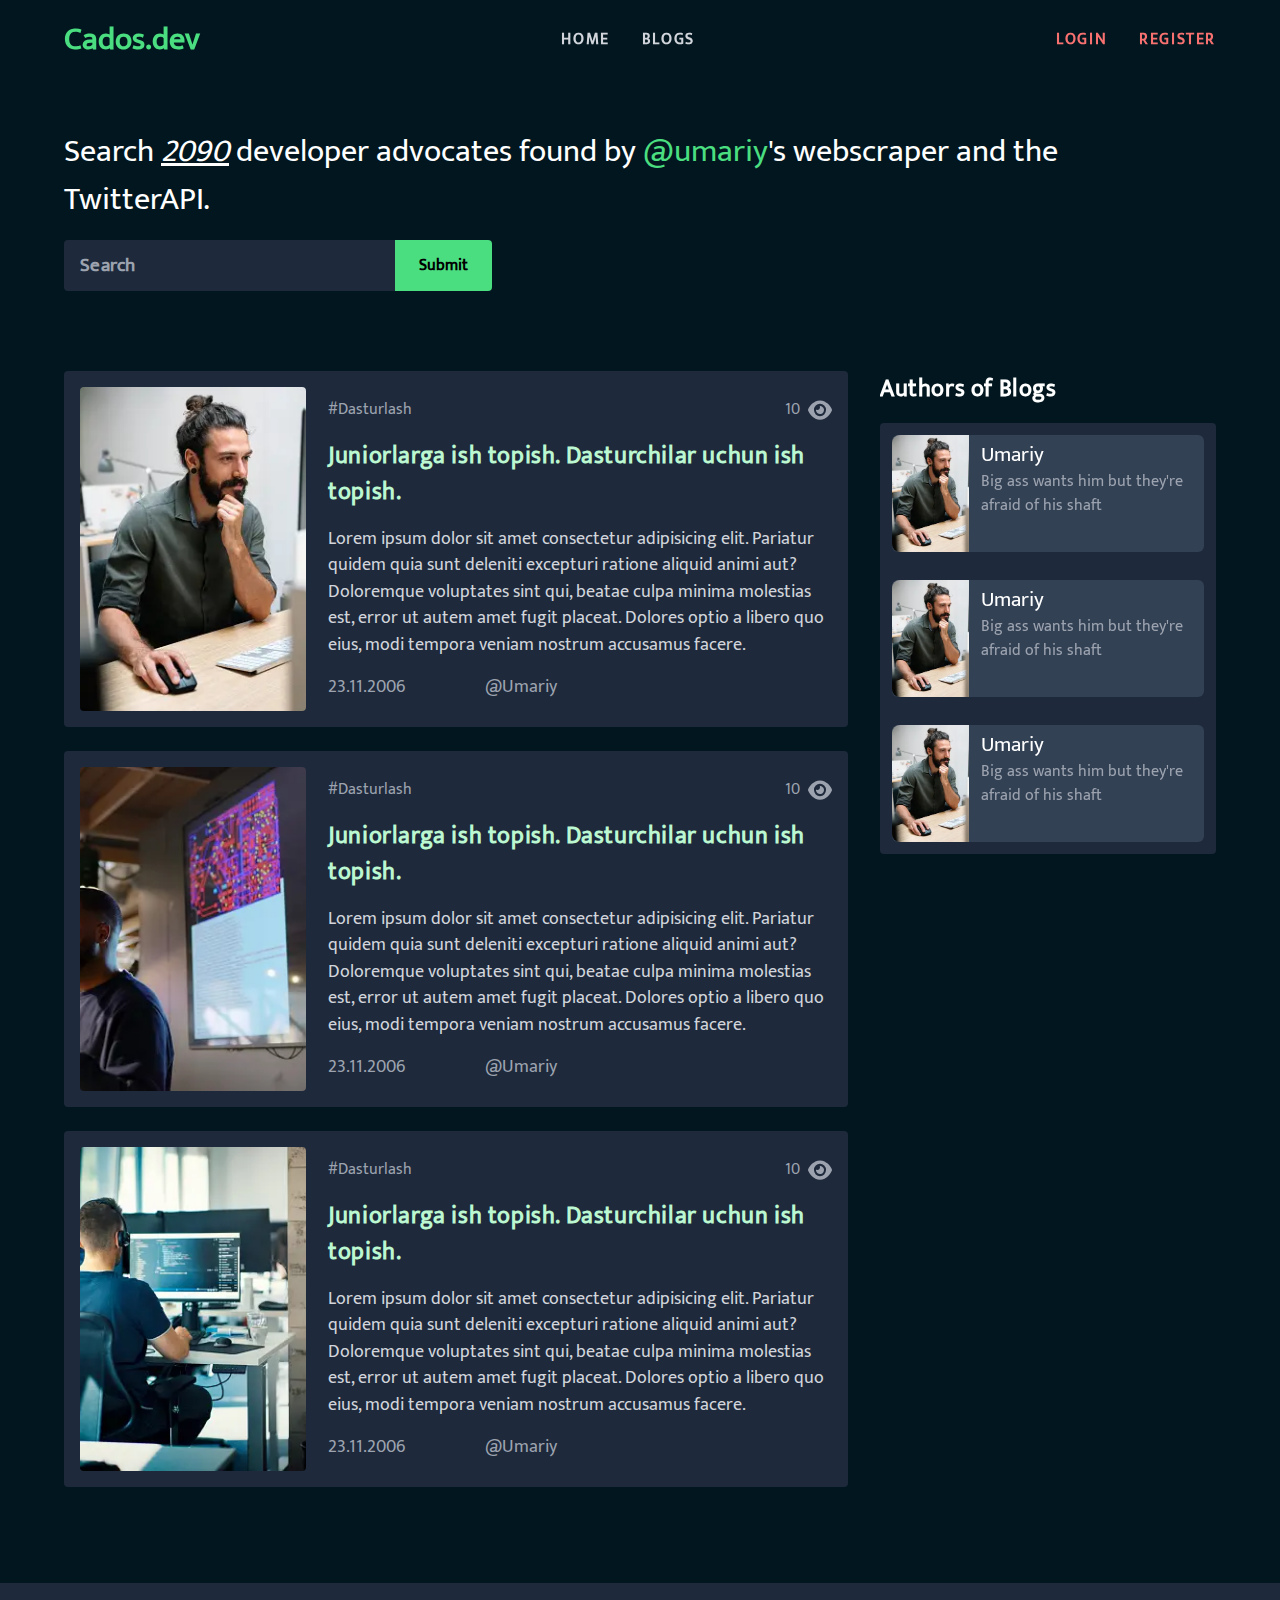
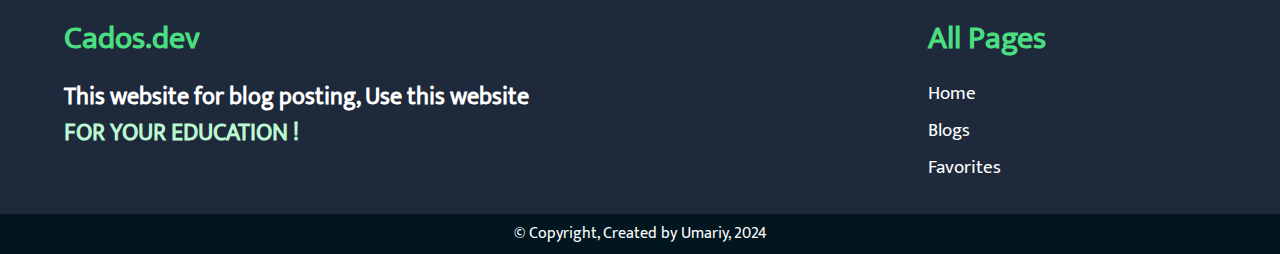
<file: index.html>
<!DOCTYPE html>
<html lang="en">
  <head>
    <meta charset="UTF-8" />
    <meta name="viewport" content="width=device-width, initial-scale=1.0" />

    <!-- CSS Links -->
    <link rel="stylesheet" href="./assets/css/root.css" />
    <link rel="stylesheet" href="./assets/css/style.css" />
    <link rel="stylesheet" href="./assets/css/media.css" />

    <!-- Tailwind CSS -->
    <script src="./assets/plugins/tailwind.js"></script>

    <title>Blog FrontEnd - Section</title>
  </head>
  <body>
    <!-- Header -->
    <header class="p-[1rem] px-[1rem] md:px-[2rem] xl:px-[4rem]">
      <nav class="flex justify-between items-center">
        <a
          href="#"
          class="header-logo text-green-400 text-[1.5rem] md:text-[2rem] font-[800]"
        >
          Cados.dev
        </a>

        <!-- Bar -->
        <img
          class="bar block md:hidden w-[1.5rem] cursor-pointer"
          src="../assets/images/bar.svg"
          alt=""
        />
        <!-- Bar -->

        <ul
          class="ul hidden md:flex justify-between items-center gap-[2rem] text-[1rem] uppercase text-gray-300 tracking-widest font-[800]"
        >
          <li><a href="">Home</a></li>
          <li><a href="">Blogs</a></li>
        </ul>

        <ul
          class="login hidden md:flex flex justify-between items-center gap-[2rem] text-[1rem] uppercase text-red-400 tracking-widest font-[800]"
        >
          <li><a href="">Login</a></li>
          <li><a href="">Register</a></li>
        </ul>
      </nav>
      <nav
        class="nav-mobile bg-slate-800 absolute w-[100%] left-0 right-0 top-[4.2rem] text-white text-[1.2rem]"
      >
        <ul class="flex flex-col gap-[2rem] items-center my-[1.5rem]">
          <li class="hover:text-green-300"><a href="">Home</a></li>
          <li class="hover:text-green-300"><a href="">Blogs</a></li>
          <li class="text-red-400"><a href="">Login</a></li>
          <li class="text-red-400"><a href="">Register</a></li>
        </ul>
      </nav>
    </header>
    <!-- /Header -->

    <!-- Content -->
    <div class="mx-auto px-[0.1rem] md:px-[1.2rem] xl:px-[3rem]">
      <!-- Info Section -->
      <section class="info my-[1rem] md:my-[2rem]" id="info">
        <h1 class="text-white tracking-lg text-[1.5rem] md:text-[2rem]">
          Search <span class="underline italic">2090</span> developer advocates
          found by
          <a
            href="https://www.linkedin.com/in/jaloliddin-umariy-4b0a79251/"
            class="text-green-400"
            >@umariy</a
          >'s webscraper and the <br />
          TwitterAPI.
        </h1>

        <form action="" class="my-[1rem] flex">
          <input
            type="text"
            class="px-[1rem] py-[0.7rem] rounded-l outline-none bg-slate-800 text-white text-[1rem] md:text-[1.2rem] tracking-wide font-[800]"
            placeholder="Search"
          />
          <input
            type="submit"
            value="Submit"
            class="px-[1rem] py-[0.3rem] md:px-[1.5rem] md:py-[0.5rem] cursor-pointer font-[800] bg-green-400 rounded-e"
          />
        </form>
      </section>
      <!-- /Info Section -->

      <!-- Blogs Section -->
      <section class="blogs" id="blogs">
        <div class="flex flex-col lg:flex-row justify-between gap-[2rem]">
          <div
            class="block lg:hidden authors authors-mobile w-[100%] top-[7.15rem] overflow-y-auto min-h-[10vh] max-h-[80vh]"
          >
            <h1 class="text-white text-[1.5rem] tracking-wide font-[700]">
              Authors of Blogs
            </h1>
            <div
              class="space-y-2 bg-slate-800 rounded p-3 author-cards grid grid-cols-1 sm:grid-cols-2 gap-[1.25rem] mt-[1rem]"
            >
              <div class="card flex bg-slate-700 rounded-md">
                <a href="" class="w-[60%] sm:w-[38%]">
                  <img
                    src="./assets/images/1.webp"
                    class="rounded-l-lg w-[100%] h-[13vh] object-cover"
                    alt=""
                  />
                </a>
                <div class="text px-3 py-1">
                  <h1 class="text-white text-[1.3rem]">Umariy</h1>
                  <p class="text-gray-400">
                    Big ass wants him but they're afraid of his shaft
                  </p>
                </div>
              </div>
              <div class="card flex bg-slate-700 rounded-md">
                <a href="" class="w-[60%] sm:w-[38%]">
                  <img
                    src="./assets/images/1.webp"
                    class="rounded-l-lg w-[100%] h-[13vh] object-cover"
                    alt=""
                  />
                </a>
                <div class="text px-3 py-1">
                  <h1 class="text-white text-[1.3rem]">Umariy</h1>
                  <p class="text-gray-400">
                    Big ass wants him but they're afraid of his shaft
                  </p>
                </div>
              </div>
              <div class="card flex bg-slate-700 rounded-md">
                <a href="" class="w-[60%] sm:w-[38%]">
                  <img
                    src="./assets/images/1.webp"
                    class="rounded-l-lg w-[100%] h-[13vh] object-cover"
                    alt=""
                  />
                </a>
                <div class="text px-3 py-1">
                  <h1 class="text-white text-[1.3rem]">Umariy</h1>
                  <p class="text-gray-400">
                    Big ass wants him but they're afraid of his shaft
                  </p>
                </div>
              </div>
            </div>
          </div>

          <div
            class="blog-cards flex flex-col gap-[1.5rem] w-[100%] lg:w-[70%]"
          >
            <div
              class="blog-card flex flex-col items-center md:flex-row md:justify-between bg-slate-800 rounded p-[0.75rem] md:p-[1rem]"
            >
              <div class="card-image w-[100%] md:w-[30%]">
                <a href="">
                  <img
                    src="../assets/images/1.webp"
                    class="rounded object-cover h-[30vh] sm:h-[40vh] md:h-[40vh] xl:h-[36vh] w-[100%]"
                    alt=""
                  />
                </a>
                <!-- <button
                  class="hidden md:flex mt-[1rem] py-[0.5rem] px-[1rem] bg-green-400 rounded uppercase tracking-lg font-[800] flex items-center justify-center gap-[0.5rem] w-full text-center"
                >
                  add to favorites
                  <img
                    class="w-[1.2rem]"
                    src="../assets/images/heart_full.svg"
                    alt=""
                  />
                </button> -->
              </div>
              <div class="card-content w-[100%] md:w-[67%]">
                <div class="hidden views md:flex justify-between items-center">
                  <a href="" class="text-gray-400 block">#Dasturlash</a>
                  <span class="text-gray-400 flex items-center">
                    10
                    <img
                      src="../assets/images/eye.svg"
                      class="w-[1.5rem] ml-[0.5rem]"
                      alt=""
                    />
                  </span>
                </div>
                <a
                  href=""
                  class="block my-[1rem] text-green-200 text-[1.2rem] md:text-[1.5rem] font-[800] tracking-wide my-[0.5rem]"
                >
                  Juniorlarga ish topish. Dasturchilar uchun ish topish.
                </a>
                <p class="text-gray-300 text-[0.9rem] md:text-[1.1rem]">
                  Lorem ipsum dolor sit amet consectetur adipisicing elit.
                  Pariatur quidem quia sunt deleniti excepturi ratione aliquid
                  animi aut? Doloremque voluptates sint qui, beatae culpa minima
                  molestias est, error ut autem amet fugit placeat. Dolores
                  optio a libero quo eius, modi tempora veniam nostrum accusamus
                  facere.
                </p>
                <div
                  class="date flex flex-wrap justify-between items-center md:justify-normal gap-x-[5rem] gap-y-[0.4rem] mt-[1rem] text-[1rem] md:text-[1.1rem] text-gray-400"
                >
                  <h1 class="">23.11.2006</h1>
                  <span class="md:hidden text-gray-400 flex items-center">
                    10
                    <img
                      src="../assets/images/eye.svg"
                      class="w-[1.2rem] ml-[0.5rem]"
                      alt=""
                    />
                  </span>
                  <a class="" href="">@Umariy</a>
                  <a href="" class="md:hidden text-gray-400 block"
                    >#Dasturlash</a
                  >
                </div>
              </div>
              <!-- <button
                class="flex md:hidden mt-[1rem] py-[0.5rem] px-[1rem] text-[0.8rem] bg-green-400 rounded uppercase tracking-lg font-[800] flex items-center justify-center gap-[0.5rem] w-full text-center"
              >
                add to favorites
                <img
                  class="w-[1.2rem]"
                  src="../assets/images/heart_full.svg"
                  alt=""
                />
              </button> -->
            </div>

            <div
              class="blog-card flex flex-col items-center md:flex-row md:justify-between bg-slate-800 rounded p-[0.75rem] md:p-[1rem]"
            >
              <div class="card-image w-[100%] md:w-[30%]">
                <a href="">
                  <img
                    src="../assets/images/2.webp"
                    class="rounded object-cover h-[30vh] sm:h-[40vh] md:h-[40vh] xl:h-[36vh] w-[100%]"
                    alt=""
                  />
                </a>
                <!-- <button
                  class="hidden md:flex mt-[1rem] py-[0.5rem] px-[1rem] bg-green-400 rounded uppercase tracking-lg font-[800] flex items-center justify-center gap-[0.5rem] w-full text-center"
                >
                  add to favorites
                  <img
                    class="w-[1.2rem]"
                    src="../assets/images/heart_full.svg"
                    alt=""
                  />
                </button> -->
              </div>
              <div class="card-content w-[100%] md:w-[67%]">
                <div class="hidden views md:flex justify-between items-center">
                  <a href="" class="text-gray-400 block">#Dasturlash</a>
                  <span class="text-gray-400 flex items-center">
                    10
                    <img
                      src="../assets/images/eye.svg"
                      class="w-[1.5rem] ml-[0.5rem]"
                      alt=""
                    />
                  </span>
                </div>
                <a
                  href=""
                  class="block my-[1rem] text-green-200 text-[1.2rem] md:text-[1.5rem] font-[800] tracking-wide my-[0.5rem]"
                >
                  Juniorlarga ish topish. Dasturchilar uchun ish topish.
                </a>
                <p class="text-gray-300 text-[0.9rem] md:text-[1.1rem]">
                  Lorem ipsum dolor sit amet consectetur adipisicing elit.
                  Pariatur quidem quia sunt deleniti excepturi ratione aliquid
                  animi aut? Doloremque voluptates sint qui, beatae culpa minima
                  molestias est, error ut autem amet fugit placeat. Dolores
                  optio a libero quo eius, modi tempora veniam nostrum accusamus
                  facere.
                </p>
                <div
                  class="date flex flex-wrap justify-between items-center md:justify-normal gap-x-[5rem] gap-y-[0.4rem] mt-[1rem] text-[1rem] md:text-[1.1rem] text-gray-400"
                >
                  <h1 class="">23.11.2006</h1>
                  <span class="md:hidden text-gray-400 flex items-center">
                    10
                    <img
                      src="../assets/images/eye.svg"
                      class="w-[1.2rem] ml-[0.5rem]"
                      alt=""
                    />
                  </span>
                  <a class="" href="">@Umariy</a>
                  <a href="" class="md:hidden text-gray-400 block"
                    >#Dasturlash</a
                  >
                </div>
              </div>
              <!-- <button
                class="flex md:hidden mt-[1rem] py-[0.5rem] px-[1rem] text-[0.8rem] bg-green-400 rounded uppercase tracking-lg font-[800] flex items-center justify-center gap-[0.5rem] w-full text-center"
              >
                add to favorites
                <img
                  class="w-[1.2rem]"
                  src="../assets/images/heart_full.svg"
                  alt=""
                />
              </button> -->
            </div>

            <div
              class="blog-card flex flex-col items-center md:flex-row md:justify-between bg-slate-800 rounded p-[0.75rem] md:p-[1rem]"
            >
              <div class="card-image w-[100%] md:w-[30%]">
                <a href="">
                  <img
                    src="../assets/images/3.webp"
                    class="rounded object-cover h-[30vh] sm:h-[40vh] md:h-[40vh] xl:h-[36vh] w-[100%]"
                    alt=""
                  />
                </a>
                <!-- <button
                  class="hidden md:flex mt-[1rem] py-[0.5rem] px-[1rem] bg-green-400 rounded uppercase tracking-lg font-[800] flex items-center justify-center gap-[0.5rem] w-full text-center"
                >
                  add to favorites
                  <img
                    class="w-[1.2rem]"
                    src="../assets/images/heart_full.svg"
                    alt=""
                  />
                </button> -->
              </div>
              <div class="card-content w-[100%] md:w-[67%]">
                <div class="hidden views md:flex justify-between items-center">
                  <a href="" class="text-gray-400 block">#Dasturlash</a>
                  <span class="text-gray-400 flex items-center">
                    10
                    <img
                      src="../assets/images/eye.svg"
                      class="w-[1.5rem] ml-[0.5rem]"
                      alt=""
                    />
                  </span>
                </div>
                <a
                  href=""
                  class="block my-[1rem] text-green-200 text-[1.2rem] md:text-[1.5rem] font-[800] tracking-wide my-[0.5rem]"
                >
                  Juniorlarga ish topish. Dasturchilar uchun ish topish.
                </a>
                <p class="text-gray-300 text-[0.9rem] md:text-[1.1rem]">
                  Lorem ipsum dolor sit amet consectetur adipisicing elit.
                  Pariatur quidem quia sunt deleniti excepturi ratione aliquid
                  animi aut? Doloremque voluptates sint qui, beatae culpa minima
                  molestias est, error ut autem amet fugit placeat. Dolores
                  optio a libero quo eius, modi tempora veniam nostrum accusamus
                  facere.
                </p>
                <div
                  class="date flex flex-wrap justify-between items-center md:justify-normal gap-x-[5rem] gap-y-[0.4rem] mt-[1rem] text-[1rem] md:text-[1.1rem] text-gray-400"
                >
                  <h1 class="">23.11.2006</h1>
                  <span class="md:hidden text-gray-400 flex items-center">
                    10
                    <img
                      src="../assets/images/eye.svg"
                      class="w-[1.2rem] ml-[0.5rem]"
                      alt=""
                    />
                  </span>
                  <a class="" href="">@Umariy</a>
                  <a href="" class="md:hidden text-gray-400 block"
                    >#Dasturlash</a
                  >
                </div>
              </div>
              <!-- <button
                class="flex md:hidden mt-[1rem] py-[0.5rem] px-[1rem] text-[0.8rem] bg-green-400 rounded uppercase tracking-lg font-[800] flex items-center justify-center gap-[0.5rem] w-full text-center"
              >
                add to favorites
                <img
                  class="w-[1.2rem]"
                  src="../assets/images/heart_full.svg"
                  alt=""
                />
              </button> -->
            </div>
          </div>

          <div
            class="hidden lg:block authors authors-desktop w-[30%] sticky top-[7.15rem] overflow-y-auto min-h-[10vh] max-h-[80vh]"
          >
            <h1 class="text-white text-[1.5rem] tracking-wide font-[700]">
              Authors of Blogs
            </h1>
            <div
              class="space-y-2 bg-slate-800 rounded p-3 author-cards flex flex-col gap-[1.25rem] mt-[1rem]"
            >
              <div class="card flex bg-slate-700 rounded-md">
                <a href="" class="w-[38%]">
                  <img
                    src="./assets/images/1.webp"
                    class="rounded-l-lg w-[100%] h-[13vh] object-cover"
                    alt=""
                  />
                </a>
                <div class="text px-3 py-1">
                  <h1 class="text-white text-[1.3rem]">Umariy</h1>
                  <p class="text-gray-400">
                    Big ass wants him but they're afraid of his shaft
                  </p>
                </div>
              </div>
              <div class="card flex bg-slate-700 rounded-md">
                <a href="" class="w-[38%]">
                  <img
                    src="./assets/images/1.webp"
                    class="rounded-l-lg w-[100%] h-[13vh] object-cover"
                    alt=""
                  />
                </a>
                <div class="text px-3 py-1">
                  <h1 class="text-white text-[1.3rem]">Umariy</h1>
                  <p class="text-gray-400">
                    Big ass wants him but they're afraid of his shaft
                  </p>
                </div>
              </div>
              <div class="card flex bg-slate-700 rounded-md">
                <a href="" class="w-[38%]">
                  <img
                    src="./assets/images/1.webp"
                    class="rounded-l-lg w-[100%] h-[13vh] object-cover"
                    alt=""
                  />
                </a>
                <div class="text px-3 py-1">
                  <h1 class="text-white text-[1.3rem]">Umariy</h1>
                  <p class="text-gray-400">
                    Big ass wants him but they're afraid of his shaft
                  </p>
                </div>
              </div>
            </div>
          </div>
        </div>
      </section>
      <!-- /Blogs Section -->
    </div>
    <!-- /Content -->

    <!-- Footer -->
    <footer class="mt-[5rem] bg-slate-800">
      <div
        class="footer-content flex justify-between px-[1rem] md:px-[4rem] py-[2rem]"
      >
        <div class="right-section__foter mr-[1rem]">
          <a
            href="#"
            class="header-logo text-green-400 text-[1.4rem] md:text-[2rem] font-[800]"
          >
            Cados.dev
          </a>
          <h1
            class="mt-[1rem] text-white text-[1rem] md:text-[1.5rem] font-[700]"
          >
            This website for blog posting, Use this website <br />
            <span class="text-green-200 uppercase"> for your education ! </span>
          </h1>
        </div>
        <div class="left-section__footer w-[50%] md:w-[25%]">
          <h1
            class="text-green-400 text-[1.4rem] md:text-[2rem] font-[800] mb-[1rem]"
          >
            All Pages
          </h1>
          <ul class="flex flex-col gap-[0.5rem] text-[1rem] md:text-[1.2rem]">
            <li class="text-white hover:text-green-200"><a href="">Home</a></li>
            <li class="text-white hover:text-green-200">
              <a href="">Blogs</a>
            </li>
            <li class="text-white hover:text-green-200">
              <a href="">Favorites</a>
            </li>
          </ul>
        </div>
      </div>
      <div
        class="footer-copyright bg-[#01161E] w-full py-[0.5rem] text-center text-white"
      >
        © Copyright, Created by Umariy, 2024
      </div>
    </footer>
    <!-- /Footer -->

    <!-- JS Scripts -->
    <script src="./assets/js/script.js"></script>
  </body>
</html>
</file>
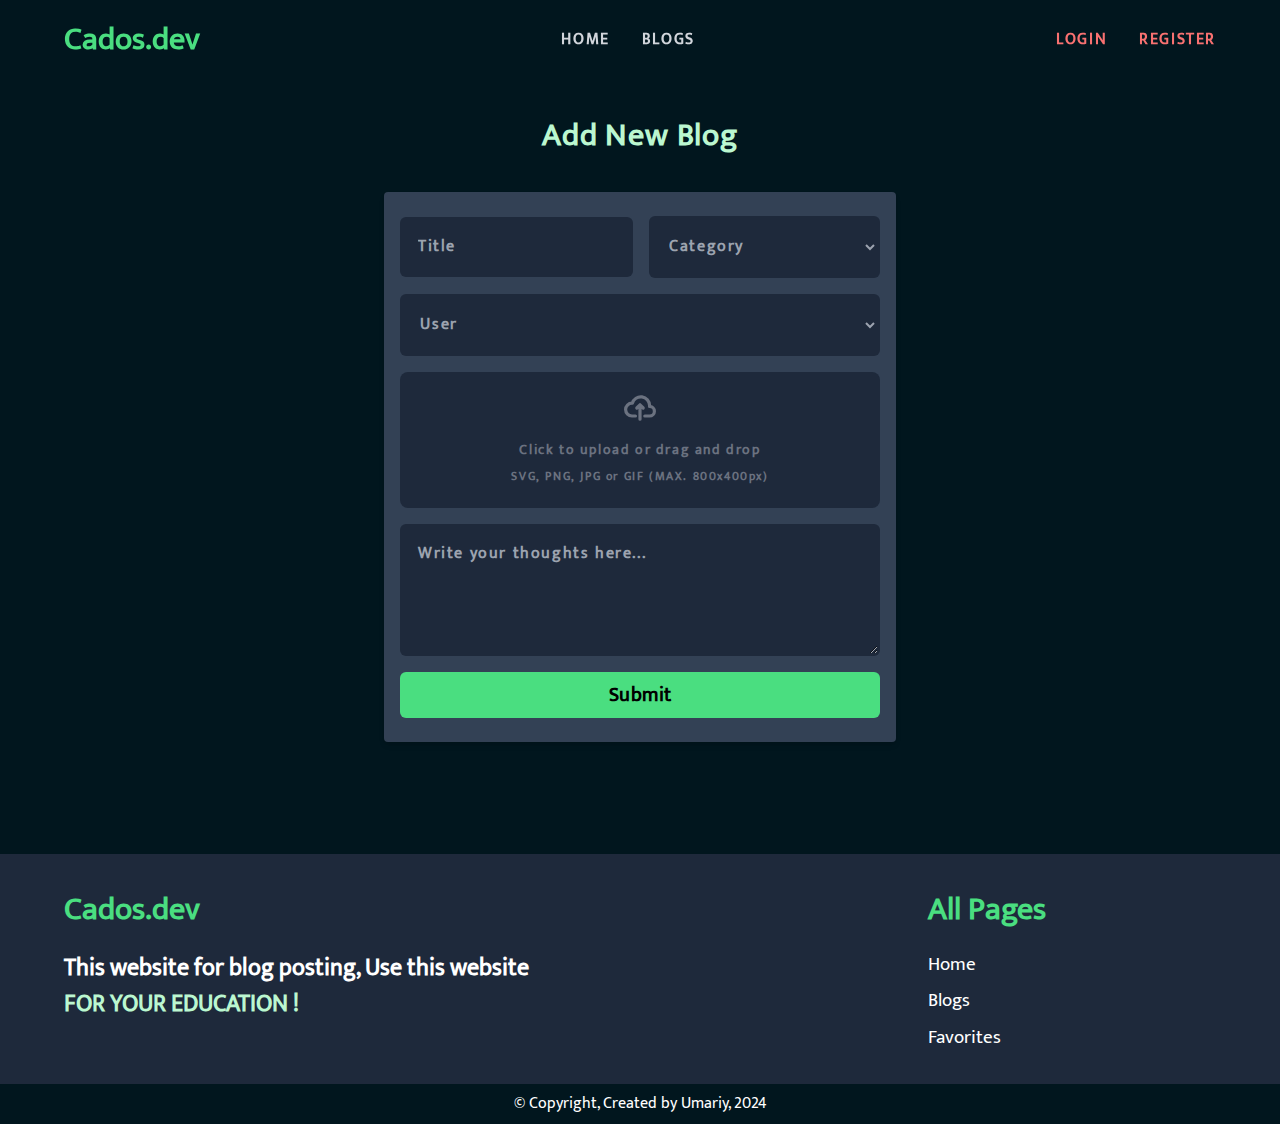
<file: pages/add_blog.html>
<!DOCTYPE html>
<html lang="en">
  <head>
    <meta charset="UTF-8" />
    <meta name="viewport" content="width=device-width, initial-scale=1.0" />

    <!-- CSS Links -->
    <link rel="stylesheet" href="../assets/css/root.css" />
    <link rel="stylesheet" href="../assets/css/style.css" />
    <link rel="stylesheet" href="../assets/css/media.css" />

    <!-- Tailwind CSS -->
    <script src="../assets/plugins/tailwind.js"></script>

    <title>Add Blogs - Section</title>
  </head>
  <body>
    <div class="h-auto">
      <!-- Header -->
      <header class="p-[1rem] px-[1rem] md:px-[2rem] xl:px-[4rem]">
        <nav class="flex justify-between items-center">
          <a
            href="#"
            class="header-logo text-green-400 text-[1.5rem] md:text-[2rem] font-[800]"
          >
            Cados.dev
          </a>

          <!-- Bar -->
          <img
            class="bar block md:hidden w-[1.5rem] cursor-pointer"
            src="../assets/images/bar.svg"
            alt=""
          />
          <!-- Bar -->

          <ul
            class="ul hidden md:flex justify-between items-center gap-[2rem] text-[1rem] uppercase text-gray-300 tracking-widest font-[800]"
          >
            <li><a href="">Home</a></li>
            <li><a href="">Blogs</a></li>
          </ul>

          <ul
            class="login hidden md:flex flex justify-between items-center gap-[2rem] text-[1rem] uppercase text-red-400 tracking-widest font-[800]"
          >
            <li><a href="">Login</a></li>
            <li><a href="">Register</a></li>
          </ul>
        </nav>
        <nav
          class="nav-mobile bg-slate-800 absolute w-[100%] left-0 right-0 top-[4.2rem] text-white text-[1.2rem]"
        >
          <ul class="flex flex-col gap-[2rem] items-center my-[1.5rem]">
            <li class="hover:text-green-300"><a href="">Home</a></li>
            <li class="hover:text-green-300"><a href="">Blogs</a></li>
            <li class="text-red-400"><a href="">Login</a></li>
            <li class="text-red-400"><a href="">Register</a></li>
          </ul>
        </nav>
      </header>
      <!-- /Header -->

      <!-- Content -->
      <div class="flex flex-col justify-center items-center h-full my-[2rem]">
        <h1
          class="text-green-200 text-[1.5rem] md:text-[2rem] font-[800] tracking-wide"
        >
          Add New Blog
        </h1>
        <div
          class="bg-slate-700 py-[1.5rem] px-[1rem] rounded shadow-md w-[90%] lg:w-[50%] xl:w-[40%] my-[2rem]"
        >
          <form
            class="flex flex-col gap-[1rem] tracking-widest font-[800]"
            action=""
          >
            <div
              class="flex flex-col sm:flex-row items-center justify-between gap-[1rem]"
            >
              <input
                type="text"
                class="p-[1rem] bg-slate-800 rounded-md text-white border-2 border-transparent focus:border-green-300 outline-none box-border w-full"
                placeholder="Title"
              />
              <select
                id="category"
                class="p-[0.9rem] bg-slate-800 rounded-md text-gray-400 border-2 border-transparent focus:border-green-300 outline-none box-border w-full"
              >
                <option selected>Category</option>
                <option value="US">War</option>
                <option value="CA">Uzbekistan</option>
                <option value="FR">Sport</option>
                <option value="DE">Germany</option>
              </select>
            </div>
            <select
              id="category"
              class="p-[0.9rem] bg-slate-800 rounded-md text-gray-400 border-2 border-transparent focus:border-green-300 outline-none box-border w-full"
            >
              <option selected>User</option>
              <option value="US">Umariy</option>
              <option value="US">Umariy</option>
              <option value="US">Umariy</option>
            </select>

            <div class="flex items-center justify-center w-full">
              <label
                for="dropzone-file"
                class="flex flex-col items-center justify-center w-full rounded-lg cursor-pointer bg-slate-800"
              >
                <div
                  class="flex flex-col items-center justify-center pt-5 pb-6"
                >
                  <svg
                    class="w-8 h-8 mb-4 text-gray-500 dark:text-gray-400"
                    aria-hidden="true"
                    xmlns="http://www.w3.org/2000/svg"
                    fill="none"
                    viewBox="0 0 20 16"
                  >
                    <path
                      stroke="currentColor"
                      stroke-linecap="round"
                      stroke-linejoin="round"
                      stroke-width="2"
                      d="M13 13h3a3 3 0 0 0 0-6h-.025A5.56 5.56 0 0 0 16 6.5 5.5 5.5 0 0 0 5.207 5.021C5.137 5.017 5.071 5 5 5a4 4 0 0 0 0 8h2.167M10 15V6m0 0L8 8m2-2 2 2"
                    />
                  </svg>
                  <p class="mb-2 text-sm text-gray-500 dark:text-gray-400">
                    <span class="font-semibold">Click to upload</span> or drag
                    and drop
                  </p>
                  <p class="text-xs text-gray-500 dark:text-gray-400">
                    SVG, PNG, JPG or GIF (MAX. 800x400px)
                  </p>
                </div>
                <input id="dropzone-file" type="file" class="hidden" />
              </label>
            </div>

            <textarea
              id="message"
              rows="4"
              class="block p-[1rem] bg-slate-800 rounded-md text-white border-2 border-transparent focus:border-green-300 outline-none box-border w-full"
              placeholder="Write your thoughts here..."
            ></textarea>

            <button
              class="block w-full bg-green-400 text-black text-[1.25rem] tracking-wide rounded-md py-[0.5rem]"
            >
              Submit
            </button>
          </form>
        </div>
      </div>
      <!-- /Content -->
    </div>

    <!-- Footer -->
    <footer class="mt-[5rem] bg-slate-800">
      <div
        class="footer-content flex justify-between px-[1rem] md:px-[4rem] py-[2rem]"
      >
        <div class="right-section__foter mr-[1rem]">
          <a
            href="#"
            class="header-logo text-green-400 text-[1.4rem] md:text-[2rem] font-[800]"
          >
            Cados.dev
          </a>
          <h1
            class="mt-[1rem] text-white text-[1rem] md:text-[1.5rem] font-[700]"
          >
            This website for blog posting, Use this website <br />
            <span class="text-green-200 uppercase"> for your education ! </span>
          </h1>
        </div>
        <div class="left-section__footer w-[50%] md:w-[25%]">
          <h1
            class="text-green-400 text-[1.4rem] md:text-[2rem] font-[800] mb-[1rem]"
          >
            All Pages
          </h1>
          <ul class="flex flex-col gap-[0.5rem] text-[1rem] md:text-[1.2rem]">
            <li class="text-white hover:text-green-200"><a href="">Home</a></li>
            <li class="text-white hover:text-green-200">
              <a href="">Blogs</a>
            </li>
            <li class="text-white hover:text-green-200">
              <a href="">Favorites</a>
            </li>
          </ul>
        </div>
      </div>
      <div
        class="footer-copyright bg-[#01161E] w-full py-[0.5rem] text-center text-white"
      >
        © Copyright, Created by Umariy, 2024
      </div>
    </footer>
    <!-- /Footer -->

    <!-- JS Scripts -->
    <script src="../assets/js/script.js"></script>
  </body>
</html>
</file>
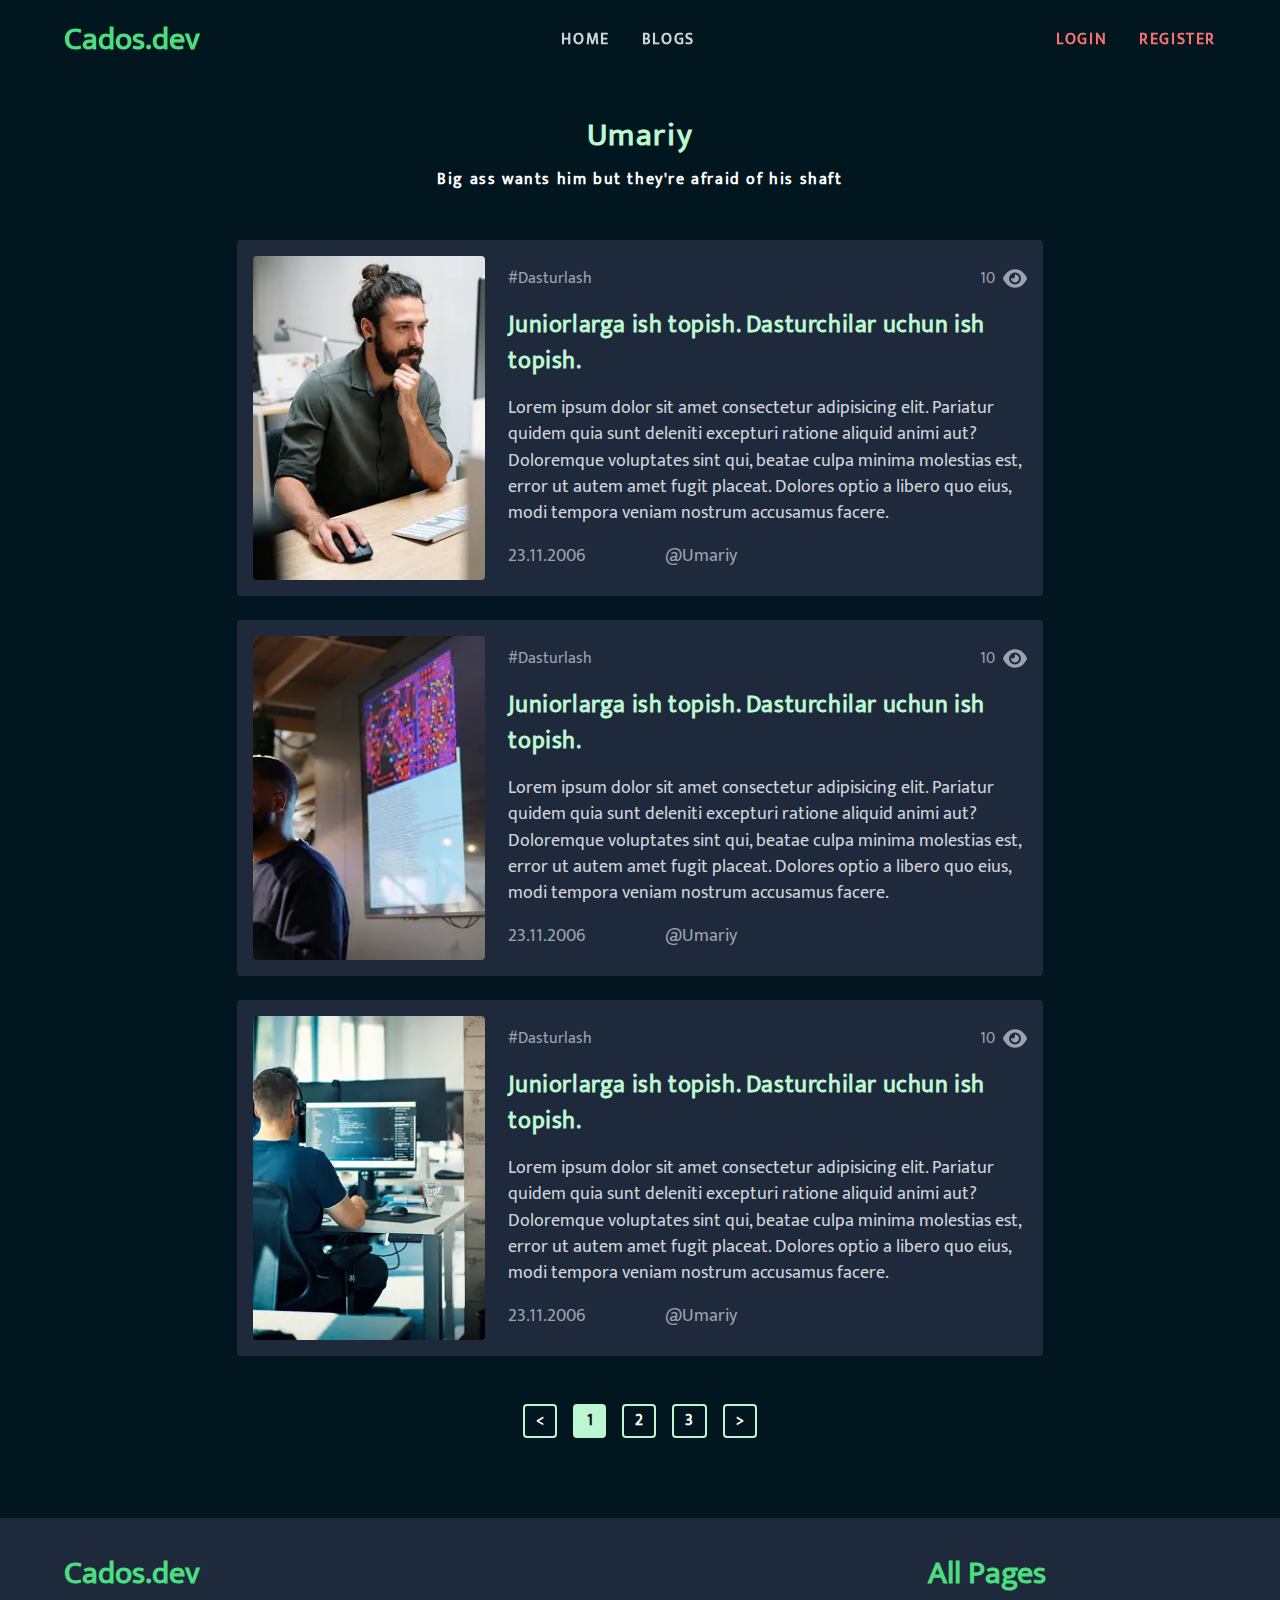
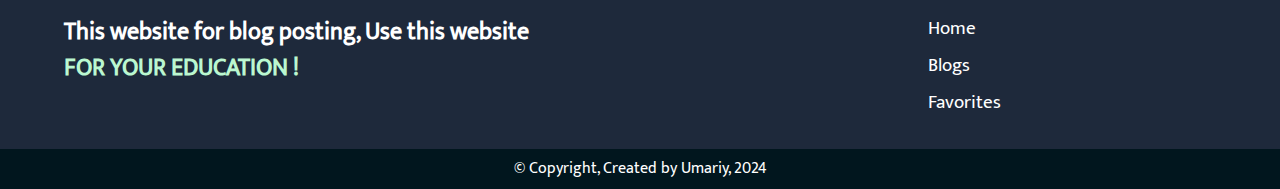
<file: pages/author_blogs.html>
<!DOCTYPE html>
<html lang="en">
  <head>
    <meta charset="UTF-8" />
    <meta name="viewport" content="width=device-width, initial-scale=1.0" />

    <!-- CSS Links -->
    <link rel="stylesheet" href="../assets/css/root.css" />
    <link rel="stylesheet" href="../assets/css/style.css" />
    <link rel="stylesheet" href="../assets/css/media.css" />

    <!-- Tailwind CSS -->
    <script src="../assets/plugins/tailwind.js"></script>

    <title>Author Blogs - Section</title>
  </head>
  <body>
    <!-- Header -->
    <header class="p-[1rem] px-[1rem] md:px-[2rem] xl:px-[4rem]">
      <nav class="flex justify-between items-center">
        <a
          href="#"
          class="header-logo text-green-400 text-[1.5rem] md:text-[2rem] font-[800]"
        >
          Cados.dev
        </a>

        <!-- Bar -->
        <img
          class="bar block md:hidden w-[1.5rem] cursor-pointer"
          src="../assets/images/bar.svg"
          alt=""
        />
        <!-- Bar -->

        <ul
          class="ul hidden md:flex justify-between items-center gap-[2rem] text-[1rem] uppercase text-gray-300 tracking-widest font-[800]"
        >
          <li><a href="">Home</a></li>
          <li><a href="">Blogs</a></li>
        </ul>

        <ul
          class="login hidden md:flex flex justify-between items-center gap-[2rem] text-[1rem] uppercase text-red-400 tracking-widest font-[800]"
        >
          <li><a href="">Login</a></li>
          <li><a href="">Register</a></li>
        </ul>
      </nav>
      <nav
        class="nav-mobile bg-slate-800 absolute w-[100%] left-0 right-0 top-[4.2rem] text-white text-[1.2rem]"
      >
        <ul class="flex flex-col gap-[2rem] items-center my-[1.5rem]">
          <li class="hover:text-green-300"><a href="">Home</a></li>
          <li class="hover:text-green-300"><a href="">Blogs</a></li>
          <li class="text-red-400"><a href="">Login</a></li>
          <li class="text-red-400"><a href="">Register</a></li>
        </ul>
      </nav>
    </header>
    <!-- /Header -->

    <!-- Content -->
    <div class="my-[2rem] blogs-content px-[1rem] md:px-[2rem] xl:px-[4rem]">
      <div class="text-center font-[800] tracking-widest">
        <h1 class="my-[0.5rem] text-[2rem] text-green-200">Umariy</h1>
        <h4 class="text-white">
          Big ass wants him but they're afraid of his shaft
        </h4>
      </div>
      <!-- Blogs -->
      <div class="blogs my-[3rem]">
        <div class="flex flex-col lg:flex-row justify-between gap-[2rem]">
          <div
            class="blog-cards flex flex-col gap-[1.5rem] w-[100%] lg:w-[70%] mx-auto"
          >
            <div
              class="blog-card flex flex-col items-center md:flex-row md:justify-between bg-slate-800 rounded p-[0.75rem] md:p-[1rem]"
            >
              <div class="card-image w-[100%] md:w-[30%]">
                <a href="">
                  <img
                    src="../assets/images/1.webp"
                    class="rounded object-cover h-[30vh] sm:h-[40vh] md:h-[40vh] xl:h-[36vh] w-[100%]"
                    alt=""
                  />
                </a>
                <!-- <button
                  class="hidden md:flex mt-[1rem] py-[0.5rem] px-[1rem] bg-green-400 rounded uppercase tracking-lg font-[800] flex items-center justify-center gap-[0.5rem] w-full text-center"
                >
                  add to favorites
                  <img
                    class="w-[1.2rem]"
                    src="../assets/images/heart_full.svg"
                    alt=""
                  />
                </button> -->
              </div>
              <div class="card-content w-[100%] md:w-[67%]">
                <div class="hidden views md:flex justify-between items-center">
                  <a href="" class="text-gray-400 block">#Dasturlash</a>
                  <span class="text-gray-400 flex items-center">
                    10
                    <img
                      src="../assets/images/eye.svg"
                      class="w-[1.5rem] ml-[0.5rem]"
                      alt=""
                    />
                  </span>
                </div>
                <a
                  href=""
                  class="block my-[1rem] text-green-200 text-[1.2rem] md:text-[1.5rem] font-[800] tracking-wide my-[0.5rem]"
                >
                  Juniorlarga ish topish. Dasturchilar uchun ish topish.
                </a>
                <p class="text-gray-300 text-[0.9rem] md:text-[1.1rem]">
                  Lorem ipsum dolor sit amet consectetur adipisicing elit.
                  Pariatur quidem quia sunt deleniti excepturi ratione aliquid
                  animi aut? Doloremque voluptates sint qui, beatae culpa minima
                  molestias est, error ut autem amet fugit placeat. Dolores
                  optio a libero quo eius, modi tempora veniam nostrum accusamus
                  facere.
                </p>
                <div
                  class="date flex flex-wrap justify-between items-center md:justify-normal gap-x-[5rem] gap-y-[0.4rem] mt-[1rem] text-[1rem] md:text-[1.1rem] text-gray-400"
                >
                  <h1 class="">23.11.2006</h1>
                  <span class="md:hidden text-gray-400 flex items-center">
                    10
                    <img
                      src="../assets/images/eye.svg"
                      class="w-[1.2rem] ml-[0.5rem]"
                      alt=""
                    />
                  </span>
                  <a class="" href="">@Umariy</a>
                  <a href="" class="md:hidden text-gray-400 block"
                    >#Dasturlash</a
                  >
                </div>
              </div>
              <!-- <button
                class="flex md:hidden mt-[1rem] py-[0.5rem] px-[1rem] text-[0.8rem] bg-green-400 rounded uppercase tracking-lg font-[800] flex items-center justify-center gap-[0.5rem] w-full text-center"
              >
                add to favorites
                <img
                  class="w-[1.2rem]"
                  src="../assets/images/heart_full.svg"
                  alt=""
                />
              </button> -->
            </div>

            <div
              class="blog-card flex flex-col items-center md:flex-row md:justify-between bg-slate-800 rounded p-[0.75rem] md:p-[1rem]"
            >
              <div class="card-image w-[100%] md:w-[30%]">
                <a href="">
                  <img
                    src="../assets/images/2.webp"
                    class="rounded object-cover h-[30vh] sm:h-[40vh] md:h-[40vh] xl:h-[36vh] w-[100%]"
                    alt=""
                  />
                </a>
                <!-- <button
                  class="hidden md:flex mt-[1rem] py-[0.5rem] px-[1rem] bg-green-400 rounded uppercase tracking-lg font-[800] flex items-center justify-center gap-[0.5rem] w-full text-center"
                >
                  add to favorites
                  <img
                    class="w-[1.2rem]"
                    src="../assets/images/heart_full.svg"
                    alt=""
                  />
                </button> -->
              </div>
              <div class="card-content w-[100%] md:w-[67%]">
                <div class="hidden views md:flex justify-between items-center">
                  <a href="" class="text-gray-400 block">#Dasturlash</a>
                  <span class="text-gray-400 flex items-center">
                    10
                    <img
                      src="../assets/images/eye.svg"
                      class="w-[1.5rem] ml-[0.5rem]"
                      alt=""
                    />
                  </span>
                </div>
                <a
                  href=""
                  class="block my-[1rem] text-green-200 text-[1.2rem] md:text-[1.5rem] font-[800] tracking-wide my-[0.5rem]"
                >
                  Juniorlarga ish topish. Dasturchilar uchun ish topish.
                </a>
                <p class="text-gray-300 text-[0.9rem] md:text-[1.1rem]">
                  Lorem ipsum dolor sit amet consectetur adipisicing elit.
                  Pariatur quidem quia sunt deleniti excepturi ratione aliquid
                  animi aut? Doloremque voluptates sint qui, beatae culpa minima
                  molestias est, error ut autem amet fugit placeat. Dolores
                  optio a libero quo eius, modi tempora veniam nostrum accusamus
                  facere.
                </p>
                <div
                  class="date flex flex-wrap justify-between items-center md:justify-normal gap-x-[5rem] gap-y-[0.4rem] mt-[1rem] text-[1rem] md:text-[1.1rem] text-gray-400"
                >
                  <h1 class="">23.11.2006</h1>
                  <span class="md:hidden text-gray-400 flex items-center">
                    10
                    <img
                      src="../assets/images/eye.svg"
                      class="w-[1.2rem] ml-[0.5rem]"
                      alt=""
                    />
                  </span>
                  <a class="" href="">@Umariy</a>
                  <a href="" class="md:hidden text-gray-400 block"
                    >#Dasturlash</a
                  >
                </div>
              </div>
              <!-- <button
                class="flex md:hidden mt-[1rem] py-[0.5rem] px-[1rem] text-[0.8rem] bg-green-400 rounded uppercase tracking-lg font-[800] flex items-center justify-center gap-[0.5rem] w-full text-center"
              >
                add to favorites
                <img
                  class="w-[1.2rem]"
                  src="../assets/images/heart_full.svg"
                  alt=""
                />
              </button> -->
            </div>

            <div
              class="blog-card flex flex-col items-center md:flex-row md:justify-between bg-slate-800 rounded p-[0.75rem] md:p-[1rem]"
            >
              <div class="card-image w-[100%] md:w-[30%]">
                <a href="">
                  <img
                    src="../assets/images/3.webp"
                    class="rounded object-cover h-[30vh] sm:h-[40vh] md:h-[40vh] xl:h-[36vh] w-[100%]"
                    alt=""
                  />
                </a>
                <!-- <button
                  class="hidden md:flex mt-[1rem] py-[0.5rem] px-[1rem] bg-green-400 rounded uppercase tracking-lg font-[800] flex items-center justify-center gap-[0.5rem] w-full text-center"
                >
                  add to favorites
                  <img
                    class="w-[1.2rem]"
                    src="../assets/images/heart_full.svg"
                    alt=""
                  />
                </button> -->
              </div>
              <div class="card-content w-[100%] md:w-[67%]">
                <div class="hidden views md:flex justify-between items-center">
                  <a href="" class="text-gray-400 block">#Dasturlash</a>
                  <span class="text-gray-400 flex items-center">
                    10
                    <img
                      src="../assets/images/eye.svg"
                      class="w-[1.5rem] ml-[0.5rem]"
                      alt=""
                    />
                  </span>
                </div>
                <a
                  href=""
                  class="block my-[1rem] text-green-200 text-[1.2rem] md:text-[1.5rem] font-[800] tracking-wide my-[0.5rem]"
                >
                  Juniorlarga ish topish. Dasturchilar uchun ish topish.
                </a>
                <p class="text-gray-300 text-[0.9rem] md:text-[1.1rem]">
                  Lorem ipsum dolor sit amet consectetur adipisicing elit.
                  Pariatur quidem quia sunt deleniti excepturi ratione aliquid
                  animi aut? Doloremque voluptates sint qui, beatae culpa minima
                  molestias est, error ut autem amet fugit placeat. Dolores
                  optio a libero quo eius, modi tempora veniam nostrum accusamus
                  facere.
                </p>
                <div
                  class="date flex flex-wrap justify-between items-center md:justify-normal gap-x-[5rem] gap-y-[0.4rem] mt-[1rem] text-[1rem] md:text-[1.1rem] text-gray-400"
                >
                  <h1 class="">23.11.2006</h1>
                  <span class="md:hidden text-gray-400 flex items-center">
                    10
                    <img
                      src="../assets/images/eye.svg"
                      class="w-[1.2rem] ml-[0.5rem]"
                      alt=""
                    />
                  </span>
                  <a class="" href="">@Umariy</a>
                  <a href="" class="md:hidden text-gray-400 block"
                    >#Dasturlash</a
                  >
                </div>
              </div>
              <!-- <button
                class="flex md:hidden mt-[1rem] py-[0.5rem] px-[1rem] text-[0.8rem] bg-green-400 rounded uppercase tracking-lg font-[800] flex items-center justify-center gap-[0.5rem] w-full text-center"
              >
                add to favorites
                <img
                  class="w-[1.2rem]"
                  src="../assets/images/heart_full.svg"
                  alt=""
                />
              </button> -->
            </div>
          </div>
        </div>
      </div>
      <!-- /Blogs -->

      <!-- Pagination -->
      <div class="pagination-buttons flex flex-wrap gap-[1rem] justify-center mx-auto">
        <button
          class="px-[0.7rem] py-[0.2rem] text-[1rem] border-2 border-green-200 hover:bg-green-200 hover:text-black transition rounded text-white font-[800]"
        >
          <
        </button>
        <button
          class="active px-[0.7rem] py-[0.2rem] text-[1rem] border-2 border-green-200 hover:bg-green-200 hover:text-black transition rounded text-white font-[800]"
        >
          1
        </button>
        <button
          class="px-[0.7rem] py-[0.2rem] text-[1rem] border-2 border-green-200 hover:bg-green-200 hover:text-black transition rounded text-white font-[800]"
        >
          2
        </button>
        <button
          class="px-[0.7rem] py-[0.2rem] text-[1rem] border-2 border-green-200 hover:bg-green-200 hover:text-black transition rounded text-white font-[800]"
        >
          3
        </button>
        <button
          class="px-[0.7rem] py-[0.2rem] text-[1rem] border-2 border-green-200 hover:bg-green-200 hover:text-black transition rounded text-white font-[800]"
        >
          >
        </button>
      </div>
      <!-- /Pagination -->
    </div>
    <!-- /Content -->

    <!-- Footer -->
    <footer class="mt-[5rem] bg-slate-800">
      <div
        class="footer-content flex justify-between px-[1rem] md:px-[4rem] py-[2rem]"
      >
        <div class="right-section__foter mr-[1rem]">
          <a
            href="#"
            class="header-logo text-green-400 text-[1.4rem] md:text-[2rem] font-[800]"
          >
            Cados.dev
          </a>
          <h1
            class="mt-[1rem] text-white text-[1rem] md:text-[1.5rem] font-[700]"
          >
            This website for blog posting, Use this website <br />
            <span class="text-green-200 uppercase"> for your education ! </span>
          </h1>
        </div>
        <div class="left-section__footer w-[50%] md:w-[25%]">
          <h1
            class="text-green-400 text-[1.4rem] md:text-[2rem] font-[800] mb-[1rem]"
          >
            All Pages
          </h1>
          <ul class="flex flex-col gap-[0.5rem] text-[1rem] md:text-[1.2rem]">
            <li class="text-white hover:text-green-200"><a href="">Home</a></li>
            <li class="text-white hover:text-green-200">
              <a href="">Blogs</a>
            </li>
            <li class="text-white hover:text-green-200">
              <a href="">Favorites</a>
            </li>
          </ul>
        </div>
      </div>
      <div
        class="footer-copyright bg-[#01161E] w-full py-[0.5rem] text-center text-white"
      >
        © Copyright, Created by Umariy, 2024
      </div>
    </footer>
    <!-- /Footer -->

    <!-- JS Scripts -->
    <script src="../assets/js/script.js"></script>
  </body>
</html>
</file>
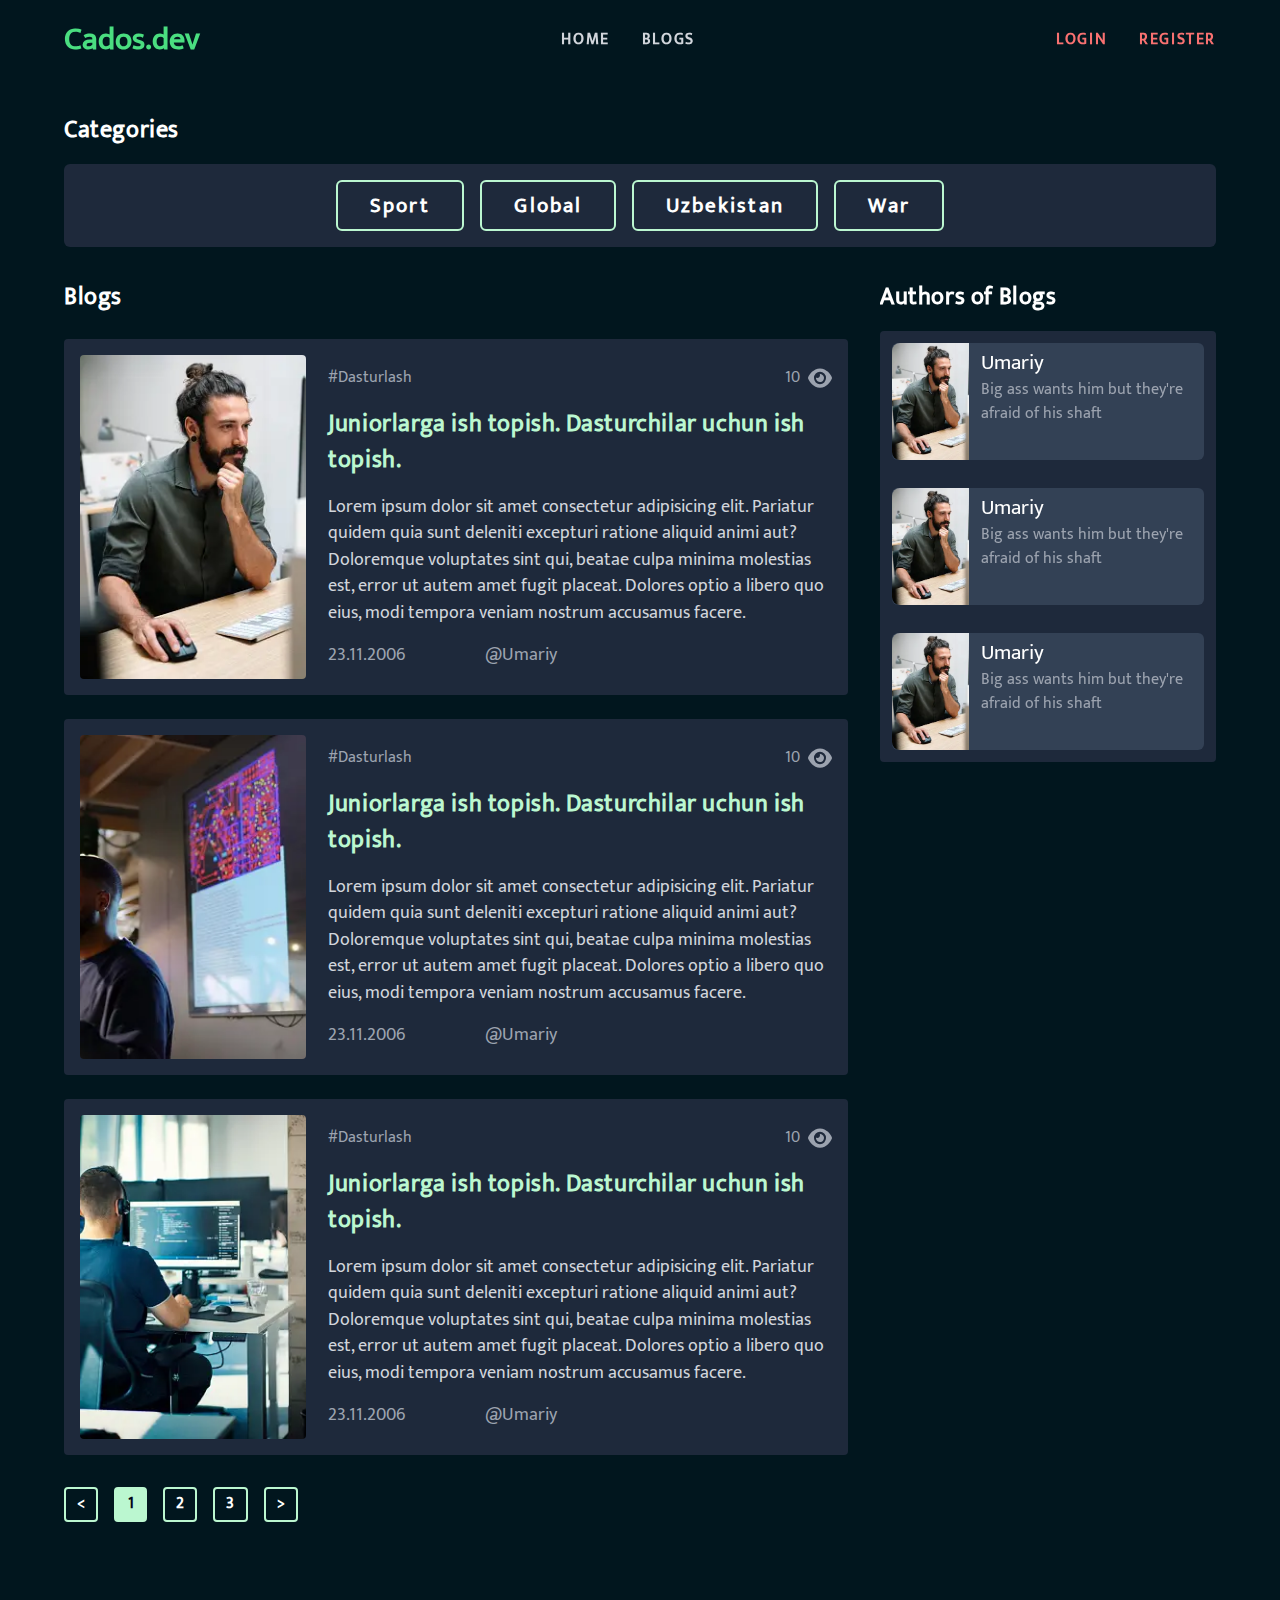
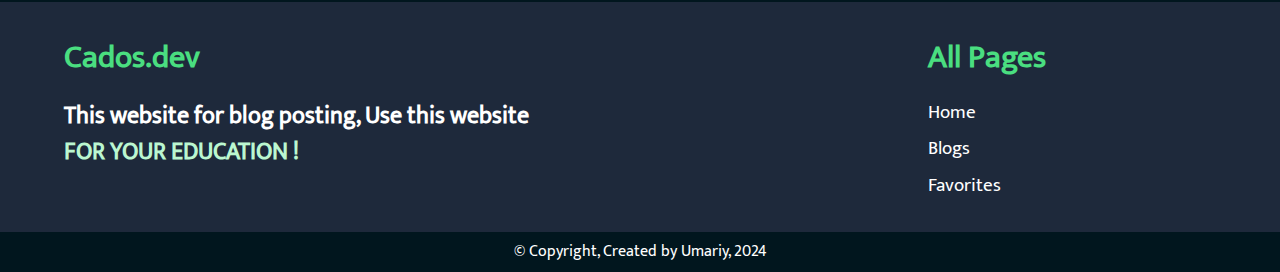
<file: pages/blogs.html>
<!DOCTYPE html>
<html lang="en">
  <head>
    <meta charset="UTF-8" />
    <meta name="viewport" content="width=device-width, initial-scale=1.0" />

    <!-- CSS Links -->
    <link rel="stylesheet" href="../assets/css/root.css" />
    <link rel="stylesheet" href="../assets/css/style.css" />
    <link rel="stylesheet" href="../assets/css/media.css" />

    <!-- Tailwind CSS -->
    <script src="../assets/plugins/tailwind.js"></script>

    <title>All Blogs - Section</title>
  </head>
  <body>
    <!-- Header -->
    <header class="p-[1rem] px-[1rem] md:px-[2rem] xl:px-[4rem]">
      <nav class="flex justify-between items-center">
        <a
          href="#"
          class="header-logo text-green-400 text-[1.5rem] md:text-[2rem] font-[800]"
        >
          Cados.dev
        </a>

        <!-- Bar -->
        <img
          class="bar block md:hidden w-[1.5rem] cursor-pointer"
          src="../assets/images/bar.svg"
          alt=""
        />
        <!-- Bar -->

        <ul
          class="ul hidden md:flex justify-between items-center gap-[2rem] text-[1rem] uppercase text-gray-300 tracking-widest font-[800]"
        >
          <li><a href="">Home</a></li>
          <li><a href="">Blogs</a></li>
        </ul>

        <ul
          class="login hidden md:flex flex justify-between items-center gap-[2rem] text-[1rem] uppercase text-red-400 tracking-widest font-[800]"
        >
          <li><a href="">Login</a></li>
          <li><a href="">Register</a></li>
        </ul>
      </nav>
      <nav
        class="nav-mobile bg-slate-800 absolute w-[100%] left-0 right-0 top-[4.2rem] text-white text-[1.2rem]"
      >
        <ul class="flex flex-col gap-[2rem] items-center my-[1.5rem]">
          <li class="hover:text-green-300"><a href="">Home</a></li>
          <li class="hover:text-green-300"><a href="">Blogs</a></li>
          <li class="text-red-400"><a href="">Login</a></li>
          <li class="text-red-400"><a href="">Register</a></li>
        </ul>
      </nav>
    </header>
    <!-- /Header -->

    <!-- Content -->
    <div class="my-[2rem] blogs-content px-[1rem] md:px-[2rem] xl:px-[4rem]">
      <!-- Categories -->
      <div class="categories">
        <h1 class="text-white text-[1.5rem] tracking-wide font-[700]">
          Categories
        </h1>
        <div
          class="categories-buttons bg-slate-800 p-[0.8rem] md:p-[1rem] rounded-md my-[1rem] flex flex-wrap justify-center gap-[1rem]"
        >
          <button
            class="px-[1.2rem] py-[0.3rem] md:px-[2rem] md:py-[0.5rem] rounded-md text-[1rem] md:text-[1.3rem] border-2 border-green-200 text-white hover:bg-green-100 transition hover:text-black font-[800] tracking-widest"
          >
            Sport
          </button>
          <button
            class="px-[1.2rem] py-[0.3rem] md:px-[2rem] md:py-[0.5rem] rounded-md text-[1rem] md:text-[1.3rem] border-2 border-green-200 text-white hover:bg-green-100 transition hover:text-black font-[800] tracking-widest"
          >
            Global
          </button>
          <button
            class="px-[1.2rem] py-[0.3rem] md:px-[2rem] md:py-[0.5rem] rounded-md text-[1rem] md:text-[1.3rem] border-2 border-green-200 text-white hover:bg-green-100 transition hover:text-black font-[800] tracking-widest"
          >
            Uzbekistan
          </button>
          <button
            class="px-[1.2rem] py-[0.3rem] md:px-[2rem] md:py-[0.5rem] rounded-md text-[1rem] md:text-[1.3rem] border-2 border-green-200 text-white hover:bg-green-100 transition hover:text-black font-[800] tracking-widest"
          >
            War
          </button>
        </div>
      </div>
      <!-- /Categories -->

      <!-- Blogs -->
      <div class="blogs my-[2rem]">
        <div class="flex flex-col lg:flex-row justify-between gap-[2rem]">
          <div
            class="block lg:hidden authors authors-mobile w-[100%] top-[7.15rem] overflow-y-auto min-h-[10vh] max-h-[80vh]"
          >
            <h1 class="text-white text-[1.5rem] tracking-wide font-[700]">
              Authors of Blogs
            </h1>
            <div
              class="space-y-2 bg-slate-800 rounded p-3 author-cards grid grid-cols-1 sm:grid-cols-2 gap-[1.25rem] mt-[1rem]"
            >
              <div class="card flex bg-slate-700 rounded-md">
                <a href="" class="w-[60%] sm:w-[38%]">
                  <img
                    src="../assets/images/1.webp"
                    class="rounded-l-lg w-[100%] h-[13vh] object-cover"
                    alt=""
                  />
                </a>
                <div class="text px-3 py-1">
                  <h1 class="text-white text-[1.3rem]">Umariy</h1>
                  <p class="text-gray-400">
                    Big ass wants him but they're afraid of his shaft
                  </p>
                </div>
              </div>
              <div class="card flex bg-slate-700 rounded-md">
                <a href="" class="w-[60%] sm:w-[38%]">
                  <img
                    src="../assets/images/1.webp"
                    class="rounded-l-lg w-[100%] h-[13vh] object-cover"
                    alt=""
                  />
                </a>
                <div class="text px-3 py-1">
                  <h1 class="text-white text-[1.3rem]">Umariy</h1>
                  <p class="text-gray-400">
                    Big ass wants him but they're afraid of his shaft
                  </p>
                </div>
              </div>
              <div class="card flex bg-slate-700 rounded-md">
                <a href="" class="w-[60%] sm:w-[38%]">
                  <img
                    src="../assets/images/1.webp"
                    class="rounded-l-lg w-[100%] h-[13vh] object-cover"
                    alt=""
                  />
                </a>
                <div class="text px-3 py-1">
                  <h1 class="text-white text-[1.3rem]">Umariy</h1>
                  <p class="text-gray-400">
                    Big ass wants him but they're afraid of his shaft
                  </p>
                </div>
              </div>
            </div>
          </div>

          <div
            class="blog-cards flex flex-col gap-[1.5rem] w-[100%] lg:w-[70%]"
          >
            <h1 class="text-white text-[1.5rem] font-[800] tracking-wide">
              Blogs
            </h1>
            <div
              class="blog-card flex flex-col items-center md:flex-row md:justify-between bg-slate-800 rounded p-[0.75rem] md:p-[1rem]"
            >
              <div class="card-image w-[100%] md:w-[30%]">
                <a href="">
                  <img
                    src="../assets/images/1.webp"
                    class="rounded object-cover h-[30vh] sm:h-[40vh] md:h-[40vh] xl:h-[36vh] w-[100%]"
                    alt=""
                  />
                </a>
                <!-- <button
                  class="hidden md:flex mt-[1rem] py-[0.5rem] px-[1rem] bg-green-400 rounded uppercase tracking-lg font-[800] flex items-center justify-center gap-[0.5rem] w-full text-center"
                >
                  add to favorites
                  <img
                    class="w-[1.2rem]"
                    src="../assets/images/heart_full.svg"
                    alt=""
                  />
                </button> -->
              </div>
              <div class="card-content w-[100%] md:w-[67%]">
                <div class="hidden views md:flex justify-between items-center">
                  <a href="" class="text-gray-400 block">#Dasturlash</a>
                  <span class="text-gray-400 flex items-center">
                    10
                    <img
                      src="../assets/images/eye.svg"
                      class="w-[1.5rem] ml-[0.5rem]"
                      alt=""
                    />
                  </span>
                </div>
                <a
                  href=""
                  class="block my-[1rem] text-green-200 text-[1.2rem] md:text-[1.5rem] font-[800] tracking-wide my-[0.5rem]"
                >
                  Juniorlarga ish topish. Dasturchilar uchun ish topish.
                </a>
                <p class="text-gray-300 text-[0.9rem] md:text-[1.1rem]">
                  Lorem ipsum dolor sit amet consectetur adipisicing elit.
                  Pariatur quidem quia sunt deleniti excepturi ratione aliquid
                  animi aut? Doloremque voluptates sint qui, beatae culpa minima
                  molestias est, error ut autem amet fugit placeat. Dolores
                  optio a libero quo eius, modi tempora veniam nostrum accusamus
                  facere.
                </p>
                <div
                  class="date flex flex-wrap justify-between items-center md:justify-normal gap-x-[5rem] gap-y-[0.4rem] mt-[1rem] text-[1rem] md:text-[1.1rem] text-gray-400"
                >
                  <h1 class="">23.11.2006</h1>
                  <span class="md:hidden text-gray-400 flex items-center">
                    10
                    <img
                      src="../assets/images/eye.svg"
                      class="w-[1.2rem] ml-[0.5rem]"
                      alt=""
                    />
                  </span>
                  <a class="" href="">@Umariy</a>
                  <a href="" class="md:hidden text-gray-400 block"
                    >#Dasturlash</a
                  >
                </div>
              </div>
              <!-- <button
                class="flex md:hidden mt-[1rem] py-[0.5rem] px-[1rem] text-[0.8rem] bg-green-400 rounded uppercase tracking-lg font-[800] flex items-center justify-center gap-[0.5rem] w-full text-center"
              >
                add to favorites
                <img
                  class="w-[1.2rem]"
                  src="../assets/images/heart_full.svg"
                  alt=""
                />
              </button> -->
            </div>

            <div
              class="blog-card flex flex-col items-center md:flex-row md:justify-between bg-slate-800 rounded p-[0.75rem] md:p-[1rem]"
            >
              <div class="card-image w-[100%] md:w-[30%]">
                <a href="">
                  <img
                    src="../assets/images/2.webp"
                    class="rounded object-cover h-[30vh] sm:h-[40vh] md:h-[40vh] xl:h-[36vh] w-[100%]"
                    alt=""
                  />
                </a>
                <!-- <button
                  class="hidden md:flex mt-[1rem] py-[0.5rem] px-[1rem] bg-green-400 rounded uppercase tracking-lg font-[800] flex items-center justify-center gap-[0.5rem] w-full text-center"
                >
                  add to favorites
                  <img
                    class="w-[1.2rem]"
                    src="../assets/images/heart_full.svg"
                    alt=""
                  />
                </button> -->
              </div>
              <div class="card-content w-[100%] md:w-[67%]">
                <div class="hidden views md:flex justify-between items-center">
                  <a href="" class="text-gray-400 block">#Dasturlash</a>
                  <span class="text-gray-400 flex items-center">
                    10
                    <img
                      src="../assets/images/eye.svg"
                      class="w-[1.5rem] ml-[0.5rem]"
                      alt=""
                    />
                  </span>
                </div>
                <a
                  href=""
                  class="block my-[1rem] text-green-200 text-[1.2rem] md:text-[1.5rem] font-[800] tracking-wide my-[0.5rem]"
                >
                  Juniorlarga ish topish. Dasturchilar uchun ish topish.
                </a>
                <p class="text-gray-300 text-[0.9rem] md:text-[1.1rem]">
                  Lorem ipsum dolor sit amet consectetur adipisicing elit.
                  Pariatur quidem quia sunt deleniti excepturi ratione aliquid
                  animi aut? Doloremque voluptates sint qui, beatae culpa minima
                  molestias est, error ut autem amet fugit placeat. Dolores
                  optio a libero quo eius, modi tempora veniam nostrum accusamus
                  facere.
                </p>
                <div
                  class="date flex flex-wrap justify-between items-center md:justify-normal gap-x-[5rem] gap-y-[0.4rem] mt-[1rem] text-[1rem] md:text-[1.1rem] text-gray-400"
                >
                  <h1 class="">23.11.2006</h1>
                  <span class="md:hidden text-gray-400 flex items-center">
                    10
                    <img
                      src="../assets/images/eye.svg"
                      class="w-[1.2rem] ml-[0.5rem]"
                      alt=""
                    />
                  </span>
                  <a class="" href="">@Umariy</a>
                  <a href="" class="md:hidden text-gray-400 block"
                    >#Dasturlash</a
                  >
                </div>
              </div>
              <!-- <button
                class="flex md:hidden mt-[1rem] py-[0.5rem] px-[1rem] text-[0.8rem] bg-green-400 rounded uppercase tracking-lg font-[800] flex items-center justify-center gap-[0.5rem] w-full text-center"
              >
                add to favorites
                <img
                  class="w-[1.2rem]"
                  src="../assets/images/heart_full.svg"
                  alt=""
                />
              </button> -->
            </div>

            <div
              class="blog-card flex flex-col items-center md:flex-row md:justify-between bg-slate-800 rounded p-[0.75rem] md:p-[1rem]"
            >
              <div class="card-image w-[100%] md:w-[30%]">
                <a href="">
                  <img
                    src="../assets/images/3.webp"
                    class="rounded object-cover h-[30vh] sm:h-[40vh] md:h-[40vh] xl:h-[36vh] w-[100%]"
                    alt=""
                  />
                </a>
                <!-- <button
                  class="hidden md:flex mt-[1rem] py-[0.5rem] px-[1rem] bg-green-400 rounded uppercase tracking-lg font-[800] flex items-center justify-center gap-[0.5rem] w-full text-center"
                >
                  add to favorites
                  <img
                    class="w-[1.2rem]"
                    src="../assets/images/heart_full.svg"
                    alt=""
                  />
                </button> -->
              </div>
              <div class="card-content w-[100%] md:w-[67%]">
                <div class="hidden views md:flex justify-between items-center">
                  <a href="" class="text-gray-400 block">#Dasturlash</a>
                  <span class="text-gray-400 flex items-center">
                    10
                    <img
                      src="../assets/images/eye.svg"
                      class="w-[1.5rem] ml-[0.5rem]"
                      alt=""
                    />
                  </span>
                </div>
                <a
                  href=""
                  class="block my-[1rem] text-green-200 text-[1.2rem] md:text-[1.5rem] font-[800] tracking-wide my-[0.5rem]"
                >
                  Juniorlarga ish topish. Dasturchilar uchun ish topish.
                </a>
                <p class="text-gray-300 text-[0.9rem] md:text-[1.1rem]">
                  Lorem ipsum dolor sit amet consectetur adipisicing elit.
                  Pariatur quidem quia sunt deleniti excepturi ratione aliquid
                  animi aut? Doloremque voluptates sint qui, beatae culpa minima
                  molestias est, error ut autem amet fugit placeat. Dolores
                  optio a libero quo eius, modi tempora veniam nostrum accusamus
                  facere.
                </p>
                <div
                  class="date flex flex-wrap justify-between items-center md:justify-normal gap-x-[5rem] gap-y-[0.4rem] mt-[1rem] text-[1rem] md:text-[1.1rem] text-gray-400"
                >
                  <h1 class="">23.11.2006</h1>
                  <span class="md:hidden text-gray-400 flex items-center">
                    10
                    <img
                      src="../assets/images/eye.svg"
                      class="w-[1.2rem] ml-[0.5rem]"
                      alt=""
                    />
                  </span>
                  <a class="" href="">@Umariy</a>
                  <a href="" class="md:hidden text-gray-400 block"
                    >#Dasturlash</a
                  >
                </div>
              </div>
              <!-- <button
                class="flex md:hidden mt-[1rem] py-[0.5rem] px-[1rem] text-[0.8rem] bg-green-400 rounded uppercase tracking-lg font-[800] flex items-center justify-center gap-[0.5rem] w-full text-center"
              >
                add to favorites
                <img
                  class="w-[1.2rem]"
                  src="../assets/images/heart_full.svg"
                  alt=""
                />
              </button> -->
            </div>
          </div>

          <div
            class="hidden lg:block authors authors-desktop w-[30%] sticky top-[7.15rem] overflow-y-auto min-h-[10vh] max-h-[80vh]"
          >
            <h1 class="text-white text-[1.5rem] tracking-wide font-[700]">
              Authors of Blogs
            </h1>
            <div
              class="space-y-2 bg-slate-800 rounded p-3 author-cards flex flex-col gap-[1.25rem] mt-[1rem]"
            >
              <div class="card flex bg-slate-700 rounded-md">
                <a href="" class="w-[38%]">
                  <img
                    src="../assets/images/1.webp"
                    class="rounded-l-lg w-[100%] h-[13vh] object-cover"
                    alt=""
                  />
                </a>
                <div class="text px-3 py-1">
                  <h1 class="text-white text-[1.3rem]">Umariy</h1>
                  <p class="text-gray-400">
                    Big ass wants him but they're afraid of his shaft
                  </p>
                </div>
              </div>
              <div class="card flex bg-slate-700 rounded-md">
                <a href="" class="w-[38%]">
                  <img
                    src="../assets/images/1.webp"
                    class="rounded-l-lg w-[100%] h-[13vh] object-cover"
                    alt=""
                  />
                </a>
                <div class="text px-3 py-1">
                  <h1 class="text-white text-[1.3rem]">Umariy</h1>
                  <p class="text-gray-400">
                    Big ass wants him but they're afraid of his shaft
                  </p>
                </div>
              </div>
              <div class="card flex bg-slate-700 rounded-md">
                <a href="" class="w-[38%]">
                  <img
                    src="../assets/images/1.webp"
                    class="rounded-l-lg w-[100%] h-[13vh] object-cover"
                    alt=""
                  />
                </a>
                <div class="text px-3 py-1">
                  <h1 class="text-white text-[1.3rem]">Umariy</h1>
                  <p class="text-gray-400">
                    Big ass wants him but they're afraid of his shaft
                  </p>
                </div>
              </div>
            </div>
          </div>
        </div>
      </div>
      <!-- /Blogs -->

      <!-- Pagination -->
      <div class="pagination-buttons flex flex-wrap gap-[1rem]">
        <button
          class="px-[0.7rem] py-[0.2rem] text-[1rem] border-2 border-green-200 hover:bg-green-200 hover:text-black transition rounded text-white font-[800]"
        >
          <
        </button>
        <button
          class="active px-[0.7rem] py-[0.2rem] text-[1rem] border-2 border-green-200 hover:bg-green-200 hover:text-black transition rounded text-white font-[800]"
        >
          1
        </button>
        <button
          class="px-[0.7rem] py-[0.2rem] text-[1rem] border-2 border-green-200 hover:bg-green-200 hover:text-black transition rounded text-white font-[800]"
        >
          2
        </button>
        <button
          class="px-[0.7rem] py-[0.2rem] text-[1rem] border-2 border-green-200 hover:bg-green-200 hover:text-black transition rounded text-white font-[800]"
        >
          3
        </button>
        <button
          class="px-[0.7rem] py-[0.2rem] text-[1rem] border-2 border-green-200 hover:bg-green-200 hover:text-black transition rounded text-white font-[800]"
        >
          >
        </button>
      </div>
      <!-- /Pagination -->
    </div>
    <!-- Content -->

    <!-- Footer -->
    <footer class="mt-[5rem] bg-slate-800">
      <div
        class="footer-content flex justify-between px-[1rem] md:px-[4rem] py-[2rem]"
      >
        <div class="right-section__foter mr-[1rem]">
          <a
            href="#"
            class="header-logo text-green-400 text-[1.4rem] md:text-[2rem] font-[800]"
          >
            Cados.dev
          </a>
          <h1
            class="mt-[1rem] text-white text-[1rem] md:text-[1.5rem] font-[700]"
          >
            This website for blog posting, Use this website <br />
            <span class="text-green-200 uppercase"> for your education ! </span>
          </h1>
        </div>
        <div class="left-section__footer w-[50%] md:w-[25%]">
          <h1
            class="text-green-400 text-[1.4rem] md:text-[2rem] font-[800] mb-[1rem]"
          >
            All Pages
          </h1>
          <ul class="flex flex-col gap-[0.5rem] text-[1rem] md:text-[1.2rem]">
            <li class="text-white hover:text-green-200"><a href="">Home</a></li>
            <li class="text-white hover:text-green-200">
              <a href="">Blogs</a>
            </li>
            <li class="text-white hover:text-green-200">
              <a href="">Favorites</a>
            </li>
          </ul>
        </div>
      </div>
      <div
        class="footer-copyright bg-[#01161E] w-full py-[0.5rem] text-center text-white"
      >
        © Copyright, Created by Umariy, 2024
      </div>
    </footer>
    <!-- /Footer -->

    <!-- JS Scripts -->
    <script src="../assets/js/script.js"></script>
  </body>
</html>
</file>
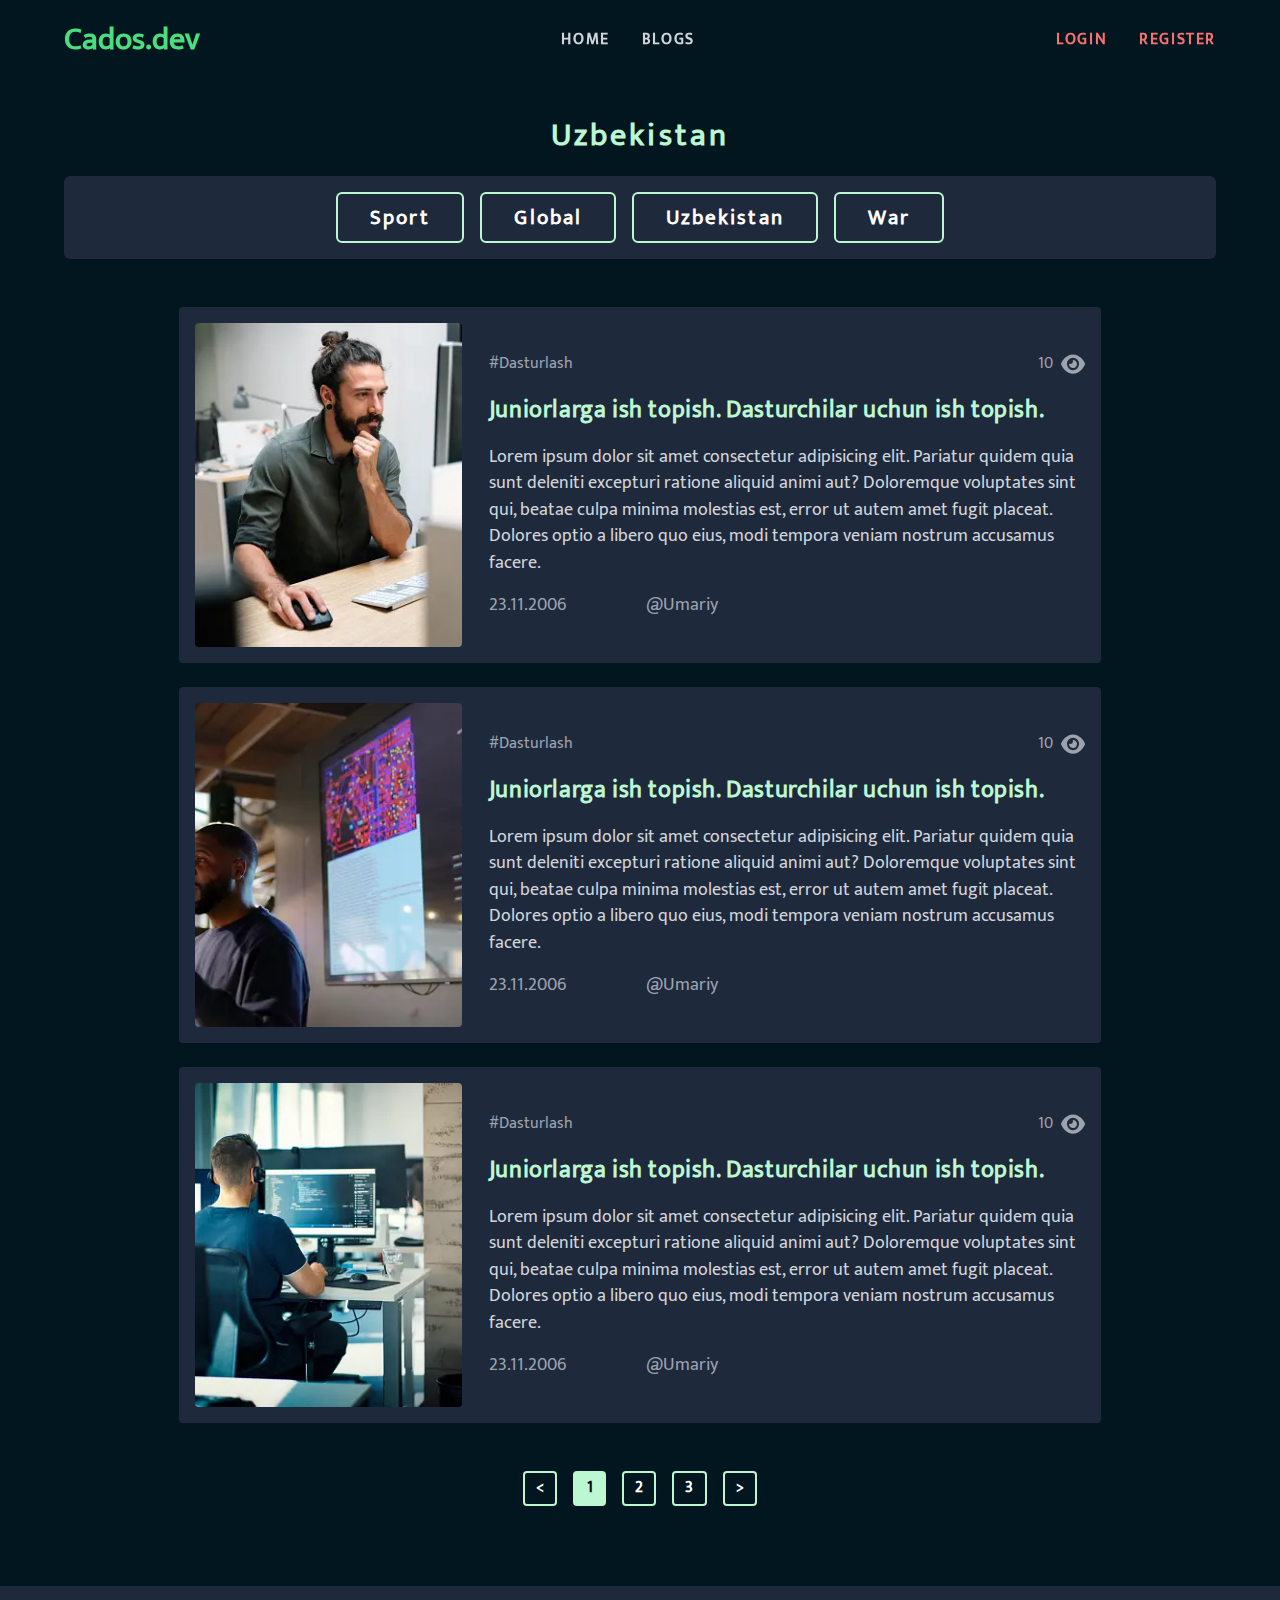
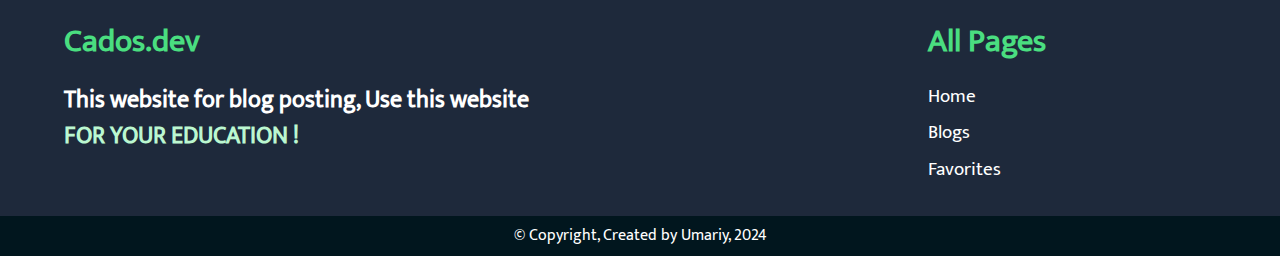
<file: pages/categories.html>
<!DOCTYPE html>
<html lang="en">
  <head>
    <meta charset="UTF-8" />
    <meta name="viewport" content="width=device-width, initial-scale=1.0" />

    <!-- CSS Links -->
    <link rel="stylesheet" href="../assets/css/root.css" />
    <link rel="stylesheet" href="../assets/css/style.css" />
    <link rel="stylesheet" href="../assets/css/media.css" />

    <!-- Tailwind CSS -->
    <script src="../assets/plugins/tailwind.js"></script>

    <title>Categories - Section</title>
  </head>
  <body>
    <!-- Header -->
    <header class="p-[1rem] px-[1rem] md:px-[2rem] xl:px-[4rem]">
      <nav class="flex justify-between items-center">
        <a
          href="#"
          class="header-logo text-green-400 text-[1.5rem] md:text-[2rem] font-[800]"
        >
          Cados.dev
        </a>

        <!-- Bar -->
        <img
          class="bar block md:hidden w-[1.5rem] cursor-pointer"
          src="../assets/images/bar.svg"
          alt=""
        />
        <!-- Bar -->

        <ul
          class="ul hidden md:flex justify-between items-center gap-[2rem] text-[1rem] uppercase text-gray-300 tracking-widest font-[800]"
        >
          <li><a href="">Home</a></li>
          <li><a href="">Blogs</a></li>
        </ul>

        <ul
          class="login hidden md:flex flex justify-between items-center gap-[2rem] text-[1rem] uppercase text-red-400 tracking-widest font-[800]"
        >
          <li><a href="">Login</a></li>
          <li><a href="">Register</a></li>
        </ul>
      </nav>
      <nav
        class="nav-mobile bg-slate-800 absolute w-[100%] left-0 right-0 top-[4.2rem] text-white text-[1.2rem]"
      >
        <ul class="flex flex-col gap-[2rem] items-center my-[1.5rem]">
          <li class="hover:text-green-300"><a href="">Home</a></li>
          <li class="hover:text-green-300"><a href="">Blogs</a></li>
          <li class="text-red-400"><a href="">Login</a></li>
          <li class="text-red-400"><a href="">Register</a></li>
        </ul>
      </nav>
    </header>
    <!-- /Header -->

    <!-- Content -->
    <div class="my-[2rem] blogs-content px-[1rem] md:px-[2rem] xl:px-[4rem]">
      <h1
        class="hidden md:block text-[2rem] text-green-200 text-center font-[800] tracking-widest"
      >
        Uzbekistan
      </h1>

      <!-- Categories -->
      <div class="categories">
        <div
          class="categories-buttons bg-slate-800 p-[0.8rem] md:p-[1rem] rounded-md my-[1rem] flex flex-wrap justify-center gap-[1rem]"
        >
          <button
            class="px-[1.2rem] py-[0.3rem] md:px-[2rem] md:py-[0.5rem] rounded-md text-[1rem] md:text-[1.3rem] border-2 border-green-200 text-white hover:bg-green-100 transition hover:text-black font-[800] tracking-widest"
          >
            Sport
          </button>
          <button
            class="px-[1.2rem] py-[0.3rem] md:px-[2rem] md:py-[0.5rem] rounded-md text-[1rem] md:text-[1.3rem] border-2 border-green-200 text-white hover:bg-green-100 transition hover:text-black font-[800] tracking-widest"
          >
            Global
          </button>
          <button
            class="px-[1.2rem] py-[0.3rem] md:px-[2rem] md:py-[0.5rem] rounded-md text-[1rem] md:text-[1.3rem] border-2 border-green-200 text-white hover:bg-green-100 transition hover:text-black font-[800] tracking-widest"
          >
            Uzbekistan
          </button>
          <button
            class="px-[1.2rem] py-[0.3rem] md:px-[2rem] md:py-[0.5rem] rounded-md text-[1rem] md:text-[1.3rem] border-2 border-green-200 text-white hover:bg-green-100 transition hover:text-black font-[800] tracking-widest"
          >
            War
          </button>
        </div>
      </div>
      <!-- /Categories -->

      <!-- Blogs -->
      <div class="blogs my-[2rem]">
        <div
          class="flex flex-col lg:flex-row justify-between gap-[2rem] my-[3rem]"
        >
          <h1
            class="block md:hidden text-[2rem] text-green-200 text-center font-[800] tracking-widest"
          >
            Uzbekistan
          </h1>

          <div
            class="blog-cards flex flex-col gap-[1.5rem] w-[100%] lg:w-[80%] mx-auto"
          >
            <div
              class="blog-card flex flex-col items-center md:flex-row md:justify-between bg-slate-800 rounded p-[0.75rem] md:p-[1rem]"
            >
              <div class="card-image w-[100%] md:w-[30%]">
                <a href="">
                  <img
                    src="../assets/images/1.webp"
                    class="rounded object-cover h-[30vh] sm:h-[40vh] md:h-[40vh] xl:h-[36vh] w-[100%]"
                    alt=""
                  />
                </a>
                <!-- <button
                  class="hidden md:flex mt-[1rem] py-[0.5rem] px-[1rem] bg-green-400 rounded uppercase tracking-lg font-[800] flex items-center justify-center gap-[0.5rem] w-full text-center"
                >
                  add to favorites
                  <img
                    class="w-[1.2rem]"
                    src="../assets/images/heart_full.svg"
                    alt=""
                  />
                </button> -->
              </div>
              <div class="card-content w-[100%] md:w-[67%]">
                <div class="hidden views md:flex justify-between items-center">
                  <a href="" class="text-gray-400 block">#Dasturlash</a>
                  <span class="text-gray-400 flex items-center">
                    10
                    <img
                      src="../assets/images/eye.svg"
                      class="w-[1.5rem] ml-[0.5rem]"
                      alt=""
                    />
                  </span>
                </div>
                <a
                  href=""
                  class="block my-[1rem] text-green-200 text-[1.2rem] md:text-[1.5rem] font-[800] tracking-wide my-[0.5rem]"
                >
                  Juniorlarga ish topish. Dasturchilar uchun ish topish.
                </a>
                <p class="text-gray-300 text-[0.9rem] md:text-[1.1rem]">
                  Lorem ipsum dolor sit amet consectetur adipisicing elit.
                  Pariatur quidem quia sunt deleniti excepturi ratione aliquid
                  animi aut? Doloremque voluptates sint qui, beatae culpa minima
                  molestias est, error ut autem amet fugit placeat. Dolores
                  optio a libero quo eius, modi tempora veniam nostrum accusamus
                  facere.
                </p>
                <div
                  class="date flex flex-wrap justify-between items-center md:justify-normal gap-x-[5rem] gap-y-[0.4rem] mt-[1rem] text-[1rem] md:text-[1.1rem] text-gray-400"
                >
                  <h1 class="">23.11.2006</h1>
                  <span class="md:hidden text-gray-400 flex items-center">
                    10
                    <img
                      src="../assets/images/eye.svg"
                      class="w-[1.2rem] ml-[0.5rem]"
                      alt=""
                    />
                  </span>
                  <a class="" href="">@Umariy</a>
                  <a href="" class="md:hidden text-gray-400 block"
                    >#Dasturlash</a
                  >
                </div>
              </div>
              <!-- <button
                class="flex md:hidden mt-[1rem] py-[0.5rem] px-[1rem] text-[0.8rem] bg-green-400 rounded uppercase tracking-lg font-[800] flex items-center justify-center gap-[0.5rem] w-full text-center"
              >
                add to favorites
                <img
                  class="w-[1.2rem]"
                  src="../assets/images/heart_full.svg"
                  alt=""
                />
              </button> -->
            </div>

            <div
              class="blog-card flex flex-col items-center md:flex-row md:justify-between bg-slate-800 rounded p-[0.75rem] md:p-[1rem]"
            >
              <div class="card-image w-[100%] md:w-[30%]">
                <a href="">
                  <img
                    src="../assets/images/2.webp"
                    class="rounded object-cover h-[30vh] sm:h-[40vh] md:h-[40vh] xl:h-[36vh] w-[100%]"
                    alt=""
                  />
                </a>
                <!-- <button
                  class="hidden md:flex mt-[1rem] py-[0.5rem] px-[1rem] bg-green-400 rounded uppercase tracking-lg font-[800] flex items-center justify-center gap-[0.5rem] w-full text-center"
                >
                  add to favorites
                  <img
                    class="w-[1.2rem]"
                    src="../assets/images/heart_full.svg"
                    alt=""
                  />
                </button> -->
              </div>
              <div class="card-content w-[100%] md:w-[67%]">
                <div class="hidden views md:flex justify-between items-center">
                  <a href="" class="text-gray-400 block">#Dasturlash</a>
                  <span class="text-gray-400 flex items-center">
                    10
                    <img
                      src="../assets/images/eye.svg"
                      class="w-[1.5rem] ml-[0.5rem]"
                      alt=""
                    />
                  </span>
                </div>
                <a
                  href=""
                  class="block my-[1rem] text-green-200 text-[1.2rem] md:text-[1.5rem] font-[800] tracking-wide my-[0.5rem]"
                >
                  Juniorlarga ish topish. Dasturchilar uchun ish topish.
                </a>
                <p class="text-gray-300 text-[0.9rem] md:text-[1.1rem]">
                  Lorem ipsum dolor sit amet consectetur adipisicing elit.
                  Pariatur quidem quia sunt deleniti excepturi ratione aliquid
                  animi aut? Doloremque voluptates sint qui, beatae culpa minima
                  molestias est, error ut autem amet fugit placeat. Dolores
                  optio a libero quo eius, modi tempora veniam nostrum accusamus
                  facere.
                </p>
                <div
                  class="date flex flex-wrap justify-between items-center md:justify-normal gap-x-[5rem] gap-y-[0.4rem] mt-[1rem] text-[1rem] md:text-[1.1rem] text-gray-400"
                >
                  <h1 class="">23.11.2006</h1>
                  <span class="md:hidden text-gray-400 flex items-center">
                    10
                    <img
                      src="../assets/images/eye.svg"
                      class="w-[1.2rem] ml-[0.5rem]"
                      alt=""
                    />
                  </span>
                  <a class="" href="">@Umariy</a>
                  <a href="" class="md:hidden text-gray-400 block"
                    >#Dasturlash</a
                  >
                </div>
              </div>
              <!-- <button
                class="flex md:hidden mt-[1rem] py-[0.5rem] px-[1rem] text-[0.8rem] bg-green-400 rounded uppercase tracking-lg font-[800] flex items-center justify-center gap-[0.5rem] w-full text-center"
              >
                add to favorites
                <img
                  class="w-[1.2rem]"
                  src="../assets/images/heart_full.svg"
                  alt=""
                />
              </button> -->
            </div>

            <div
              class="blog-card flex flex-col items-center md:flex-row md:justify-between bg-slate-800 rounded p-[0.75rem] md:p-[1rem]"
            >
              <div class="card-image w-[100%] md:w-[30%]">
                <a href="">
                  <img
                    src="../assets/images/3.webp"
                    class="rounded object-cover h-[30vh] sm:h-[40vh] md:h-[40vh] xl:h-[36vh] w-[100%]"
                    alt=""
                  />
                </a>
                <!-- <button
                  class="hidden md:flex mt-[1rem] py-[0.5rem] px-[1rem] bg-green-400 rounded uppercase tracking-lg font-[800] flex items-center justify-center gap-[0.5rem] w-full text-center"
                >
                  add to favorites
                  <img
                    class="w-[1.2rem]"
                    src="../assets/images/heart_full.svg"
                    alt=""
                  />
                </button> -->
              </div>
              <div class="card-content w-[100%] md:w-[67%]">
                <div class="hidden views md:flex justify-between items-center">
                  <a href="" class="text-gray-400 block">#Dasturlash</a>
                  <span class="text-gray-400 flex items-center">
                    10
                    <img
                      src="../assets/images/eye.svg"
                      class="w-[1.5rem] ml-[0.5rem]"
                      alt=""
                    />
                  </span>
                </div>
                <a
                  href=""
                  class="block my-[1rem] text-green-200 text-[1.2rem] md:text-[1.5rem] font-[800] tracking-wide my-[0.5rem]"
                >
                  Juniorlarga ish topish. Dasturchilar uchun ish topish.
                </a>
                <p class="text-gray-300 text-[0.9rem] md:text-[1.1rem]">
                  Lorem ipsum dolor sit amet consectetur adipisicing elit.
                  Pariatur quidem quia sunt deleniti excepturi ratione aliquid
                  animi aut? Doloremque voluptates sint qui, beatae culpa minima
                  molestias est, error ut autem amet fugit placeat. Dolores
                  optio a libero quo eius, modi tempora veniam nostrum accusamus
                  facere.
                </p>
                <div
                  class="date flex flex-wrap justify-between items-center md:justify-normal gap-x-[5rem] gap-y-[0.4rem] mt-[1rem] text-[1rem] md:text-[1.1rem] text-gray-400"
                >
                  <h1 class="">23.11.2006</h1>
                  <span class="md:hidden text-gray-400 flex items-center">
                    10
                    <img
                      src="../assets/images/eye.svg"
                      class="w-[1.2rem] ml-[0.5rem]"
                      alt=""
                    />
                  </span>
                  <a class="" href="">@Umariy</a>
                  <a href="" class="md:hidden text-gray-400 block"
                    >#Dasturlash</a
                  >
                </div>
              </div>
              <!-- <button
                class="flex md:hidden mt-[1rem] py-[0.5rem] px-[1rem] text-[0.8rem] bg-green-400 rounded uppercase tracking-lg font-[800] flex items-center justify-center gap-[0.5rem] w-full text-center"
              >
                add to favorites
                <img
                  class="w-[1.2rem]"
                  src="../assets/images/heart_full.svg"
                  alt=""
                />
              </button> -->
            </div>
          </div>
        </div>
      </div>
      <!-- Blogs -->

      <!-- Pagination -->
      <div class="pagination-buttons flex flex-wrap gap-[1rem] justify-center">
        <button
          class="px-[0.7rem] py-[0.2rem] text-[1rem] border-2 border-green-200 hover:bg-green-200 hover:text-black transition rounded text-white font-[800]"
        >
          <
        </button>
        <button
          class="active px-[0.7rem] py-[0.2rem] text-[1rem] border-2 border-green-200 hover:bg-green-200 hover:text-black transition rounded text-white font-[800]"
        >
          1
        </button>
        <button
          class="px-[0.7rem] py-[0.2rem] text-[1rem] border-2 border-green-200 hover:bg-green-200 hover:text-black transition rounded text-white font-[800]"
        >
          2
        </button>
        <button
          class="px-[0.7rem] py-[0.2rem] text-[1rem] border-2 border-green-200 hover:bg-green-200 hover:text-black transition rounded text-white font-[800]"
        >
          3
        </button>
        <button
          class="px-[0.7rem] py-[0.2rem] text-[1rem] border-2 border-green-200 hover:bg-green-200 hover:text-black transition rounded text-white font-[800]"
        >
          >
        </button>
      </div>
      <!-- /Pagination -->
    </div>
    <!-- /Content -->

    <!-- Footer -->
    <footer class="mt-[5rem] bg-slate-800">
      <div
        class="footer-content flex justify-between px-[1rem] md:px-[4rem] py-[2rem]"
      >
        <div class="right-section__foter mr-[1rem]">
          <a
            href="#"
            class="header-logo text-green-400 text-[1.4rem] md:text-[2rem] font-[800]"
          >
            Cados.dev
          </a>
          <h1
            class="mt-[1rem] text-white text-[1rem] md:text-[1.5rem] font-[700]"
          >
            This website for blog posting, Use this website <br />
            <span class="text-green-200 uppercase"> for your education ! </span>
          </h1>
        </div>
        <div class="left-section__footer w-[50%] md:w-[25%]">
          <h1
            class="text-green-400 text-[1.4rem] md:text-[2rem] font-[800] mb-[1rem]"
          >
            All Pages
          </h1>
          <ul class="flex flex-col gap-[0.5rem] text-[1rem] md:text-[1.2rem]">
            <li class="text-white hover:text-green-200"><a href="">Home</a></li>
            <li class="text-white hover:text-green-200">
              <a href="">Blogs</a>
            </li>
            <li class="text-white hover:text-green-200">
              <a href="">Favorites</a>
            </li>
          </ul>
        </div>
      </div>
      <div
        class="footer-copyright bg-[#01161E] w-full py-[0.5rem] text-center text-white"
      >
        © Copyright, Created by Umariy, 2024
      </div>
    </footer>
    <!-- /Footer -->

    <!-- JS Scripts -->
    <script src="../assets/js/script.js"></script>
  </body>
</html>
</file>
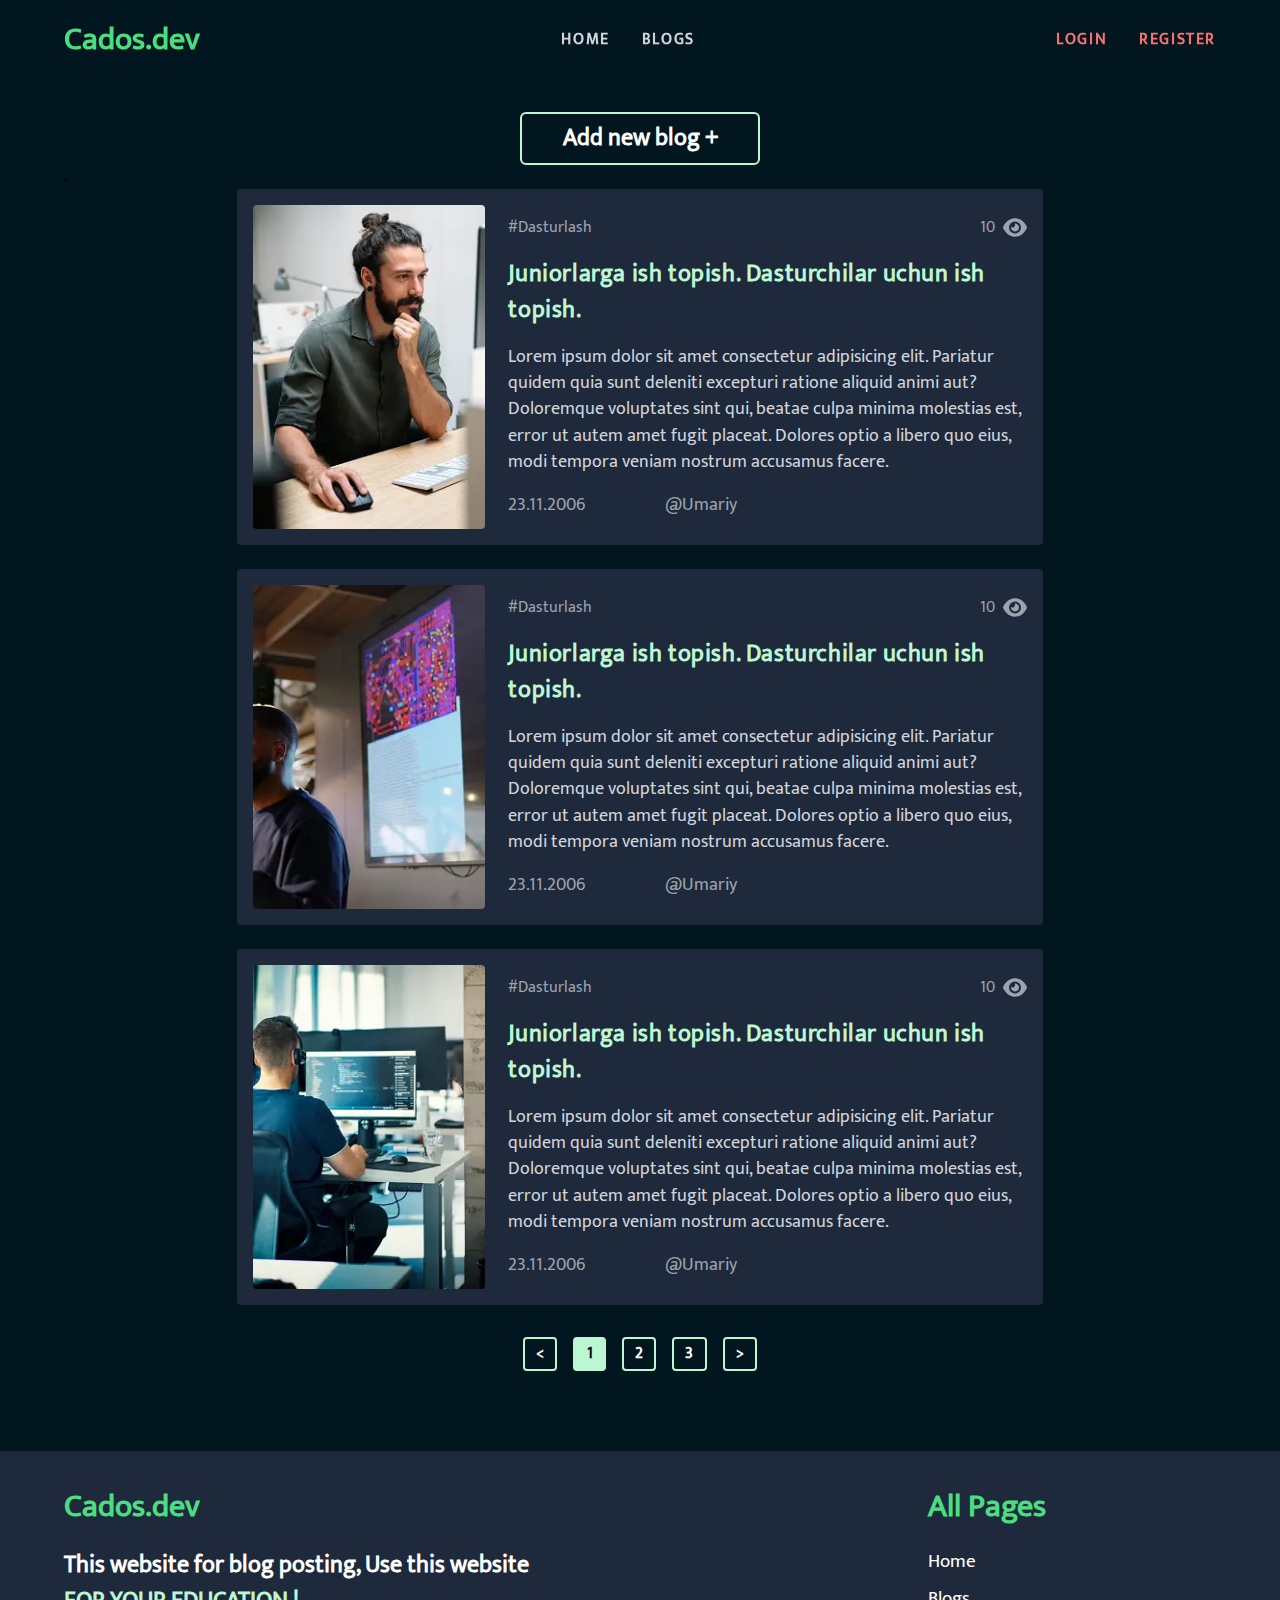
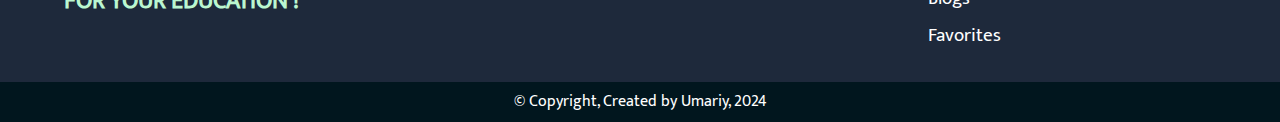
<file: pages/my_blogs.html>
<!DOCTYPE html>
<html lang="en">
  <head>
    <meta charset="UTF-8" />
    <meta name="viewport" content="width=device-width, initial-scale=1.0" />

    <!-- CSS Links -->
    <link rel="stylesheet" href="../assets/css/root.css" />
    <link rel="stylesheet" href="../assets/css/style.css" />
    <link rel="stylesheet" href="../assets/css/media.css" />

    <!-- Tailwind CSS -->
    <script src="../assets/plugins/tailwind.js"></script>

    <title>My Blogs - Section</title>
  </head>
  <body>
    <!-- Header -->
    <header class="p-[1rem] px-[1rem] md:px-[2rem] xl:px-[4rem]">
      <nav class="flex justify-between items-center">
        <a
          href="#"
          class="header-logo text-green-400 text-[1.5rem] md:text-[2rem] font-[800]"
        >
          Cados.dev
        </a>

        <!-- Bar -->
        <img
          class="bar block md:hidden w-[1.5rem] cursor-pointer"
          src="../assets/images/bar.svg"
          alt=""
        />
        <!-- Bar -->

        <ul
          class="ul hidden md:flex justify-between items-center gap-[2rem] text-[1rem] uppercase text-gray-300 tracking-widest font-[800]"
        >
          <li><a href="">Home</a></li>
          <li><a href="">Blogs</a></li>
        </ul>

        <ul
          class="login hidden md:flex flex justify-between items-center gap-[2rem] text-[1rem] uppercase text-red-400 tracking-widest font-[800]"
        >
          <li><a href="">Login</a></li>
          <li><a href="">Register</a></li>
        </ul>
      </nav>
      <nav
        class="nav-mobile bg-slate-800 absolute w-[100%] left-0 right-0 top-[4.2rem] text-white text-[1.2rem]"
      >
        <ul class="flex flex-col gap-[2rem] items-center my-[1.5rem]">
          <li class="hover:text-green-300"><a href="">Home</a></li>
          <li class="hover:text-green-300"><a href="">Blogs</a></li>
          <li class="text-red-400"><a href="">Login</a></li>
          <li class="text-red-400"><a href="">Register</a></li>
        </ul>
      </nav>
    </header>
    <!-- /Header -->

    <!-- Content -->
    <div class="my-[2rem] blogs-content px-[1rem] md:px-[2rem] xl:px-[4rem]">
      <a
        href=""
        class="mx-auto block w-[100%] md:w-[15rem] text-center text-[1.2rem] md:text-[1.5rem] text-white font-[800] py-[0.4rem] border-2 border-green-200 rounded-md hover:bg-green-100 hover:text-black transition ease-in-out duration-200"
      >
        Add new blog +
      </a>
      .
      <div
        class="blog-cards flex flex-col gap-[1.5rem] w-[100%] lg:w-[70%] mx-auto"
      >
        <div
          class="blog-card flex flex-col items-center md:flex-row md:justify-between bg-slate-800 rounded p-[0.75rem] md:p-[1rem]"
        >
          <div class="card-image w-[100%] md:w-[30%]">
            <a href="">
              <img
                src="../assets/images/1.webp"
                class="rounded object-cover h-[30vh] sm:h-[40vh] md:h-[40vh] xl:h-[36vh] w-[100%]"
                alt=""
              />
            </a>
            <!-- <button
                  class="hidden md:flex mt-[1rem] py-[0.5rem] px-[1rem] bg-green-400 rounded uppercase tracking-lg font-[800] flex items-center justify-center gap-[0.5rem] w-full text-center"
                >
                  add to favorites
                  <img
                    class="w-[1.2rem]"
                    src="../assets/images/heart_full.svg"
                    alt=""
                  />
                </button> -->
          </div>
          <div class="card-content w-[100%] md:w-[67%]">
            <div class="hidden views md:flex justify-between items-center">
              <a href="" class="text-gray-400 block">#Dasturlash</a>
              <span class="text-gray-400 flex items-center">
                10
                <img
                  src="../assets/images/eye.svg"
                  class="w-[1.5rem] ml-[0.5rem]"
                  alt=""
                />
              </span>
            </div>
            <a
              href=""
              class="block my-[1rem] text-green-200 text-[1.2rem] md:text-[1.5rem] font-[800] tracking-wide my-[0.5rem]"
            >
              Juniorlarga ish topish. Dasturchilar uchun ish topish.
            </a>
            <p class="text-gray-300 text-[0.9rem] md:text-[1.1rem]">
              Lorem ipsum dolor sit amet consectetur adipisicing elit. Pariatur
              quidem quia sunt deleniti excepturi ratione aliquid animi aut?
              Doloremque voluptates sint qui, beatae culpa minima molestias est,
              error ut autem amet fugit placeat. Dolores optio a libero quo
              eius, modi tempora veniam nostrum accusamus facere.
            </p>
            <div
              class="date flex flex-wrap justify-between items-center md:justify-normal gap-x-[5rem] gap-y-[0.4rem] mt-[1rem] text-[1rem] md:text-[1.1rem] text-gray-400"
            >
              <h1 class="">23.11.2006</h1>
              <span class="md:hidden text-gray-400 flex items-center">
                10
                <img
                  src="../assets/images/eye.svg"
                  class="w-[1.2rem] ml-[0.5rem]"
                  alt=""
                />
              </span>
              <a class="" href="">@Umariy</a>
              <a href="" class="md:hidden text-gray-400 block">#Dasturlash</a>
            </div>
          </div>
          <!-- <button
                class="flex md:hidden mt-[1rem] py-[0.5rem] px-[1rem] text-[0.8rem] bg-green-400 rounded uppercase tracking-lg font-[800] flex items-center justify-center gap-[0.5rem] w-full text-center"
              >
                add to favorites
                <img
                  class="w-[1.2rem]"
                  src="../assets/images/heart_full.svg"
                  alt=""
                />
              </button> -->
        </div>

        <div
          class="blog-card flex flex-col items-center md:flex-row md:justify-between bg-slate-800 rounded p-[0.75rem] md:p-[1rem]"
        >
          <div class="card-image w-[100%] md:w-[30%]">
            <a href="">
              <img
                src="../assets/images/2.webp"
                class="rounded object-cover h-[30vh] sm:h-[40vh] md:h-[40vh] xl:h-[36vh] w-[100%]"
                alt=""
              />
            </a>
            <!-- <button
                  class="hidden md:flex mt-[1rem] py-[0.5rem] px-[1rem] bg-green-400 rounded uppercase tracking-lg font-[800] flex items-center justify-center gap-[0.5rem] w-full text-center"
                >
                  add to favorites
                  <img
                    class="w-[1.2rem]"
                    src="../assets/images/heart_full.svg"
                    alt=""
                  />
                </button> -->
          </div>
          <div class="card-content w-[100%] md:w-[67%]">
            <div class="hidden views md:flex justify-between items-center">
              <a href="" class="text-gray-400 block">#Dasturlash</a>
              <span class="text-gray-400 flex items-center">
                10
                <img
                  src="../assets/images/eye.svg"
                  class="w-[1.5rem] ml-[0.5rem]"
                  alt=""
                />
              </span>
            </div>
            <a
              href=""
              class="block my-[1rem] text-green-200 text-[1.2rem] md:text-[1.5rem] font-[800] tracking-wide my-[0.5rem]"
            >
              Juniorlarga ish topish. Dasturchilar uchun ish topish.
            </a>
            <p class="text-gray-300 text-[0.9rem] md:text-[1.1rem]">
              Lorem ipsum dolor sit amet consectetur adipisicing elit. Pariatur
              quidem quia sunt deleniti excepturi ratione aliquid animi aut?
              Doloremque voluptates sint qui, beatae culpa minima molestias est,
              error ut autem amet fugit placeat. Dolores optio a libero quo
              eius, modi tempora veniam nostrum accusamus facere.
            </p>
            <div
              class="date flex flex-wrap justify-between items-center md:justify-normal gap-x-[5rem] gap-y-[0.4rem] mt-[1rem] text-[1rem] md:text-[1.1rem] text-gray-400"
            >
              <h1 class="">23.11.2006</h1>
              <span class="md:hidden text-gray-400 flex items-center">
                10
                <img
                  src="../assets/images/eye.svg"
                  class="w-[1.2rem] ml-[0.5rem]"
                  alt=""
                />
              </span>
              <a class="" href="">@Umariy</a>
              <a href="" class="md:hidden text-gray-400 block">#Dasturlash</a>
            </div>
          </div>
          <!-- <button
                class="flex md:hidden mt-[1rem] py-[0.5rem] px-[1rem] text-[0.8rem] bg-green-400 rounded uppercase tracking-lg font-[800] flex items-center justify-center gap-[0.5rem] w-full text-center"
              >
                add to favorites
                <img
                  class="w-[1.2rem]"
                  src="../assets/images/heart_full.svg"
                  alt=""
                />
              </button> -->
        </div>

        <div
          class="blog-card flex flex-col items-center md:flex-row md:justify-between bg-slate-800 rounded p-[0.75rem] md:p-[1rem]"
        >
          <div class="card-image w-[100%] md:w-[30%]">
            <a href="">
              <img
                src="../assets/images/3.webp"
                class="rounded object-cover h-[30vh] sm:h-[40vh] md:h-[40vh] xl:h-[36vh] w-[100%]"
                alt=""
              />
            </a>
            <!-- <button
                  class="hidden md:flex mt-[1rem] py-[0.5rem] px-[1rem] bg-green-400 rounded uppercase tracking-lg font-[800] flex items-center justify-center gap-[0.5rem] w-full text-center"
                >
                  add to favorites
                  <img
                    class="w-[1.2rem]"
                    src="../assets/images/heart_full.svg"
                    alt=""
                  />
                </button> -->
          </div>
          <div class="card-content w-[100%] md:w-[67%]">
            <div class="hidden views md:flex justify-between items-center">
              <a href="" class="text-gray-400 block">#Dasturlash</a>
              <span class="text-gray-400 flex items-center">
                10
                <img
                  src="../assets/images/eye.svg"
                  class="w-[1.5rem] ml-[0.5rem]"
                  alt=""
                />
              </span>
            </div>
            <a
              href=""
              class="block my-[1rem] text-green-200 text-[1.2rem] md:text-[1.5rem] font-[800] tracking-wide my-[0.5rem]"
            >
              Juniorlarga ish topish. Dasturchilar uchun ish topish.
            </a>
            <p class="text-gray-300 text-[0.9rem] md:text-[1.1rem]">
              Lorem ipsum dolor sit amet consectetur adipisicing elit. Pariatur
              quidem quia sunt deleniti excepturi ratione aliquid animi aut?
              Doloremque voluptates sint qui, beatae culpa minima molestias est,
              error ut autem amet fugit placeat. Dolores optio a libero quo
              eius, modi tempora veniam nostrum accusamus facere.
            </p>
            <div
              class="date flex flex-wrap justify-between items-center md:justify-normal gap-x-[5rem] gap-y-[0.4rem] mt-[1rem] text-[1rem] md:text-[1.1rem] text-gray-400"
            >
              <h1 class="">23.11.2006</h1>
              <span class="md:hidden text-gray-400 flex items-center">
                10
                <img
                  src="../assets/images/eye.svg"
                  class="w-[1.2rem] ml-[0.5rem]"
                  alt=""
                />
              </span>
              <a class="" href="">@Umariy</a>
              <a href="" class="md:hidden text-gray-400 block">#Dasturlash</a>
            </div>
          </div>
          <!-- <button
                class="flex md:hidden mt-[1rem] py-[0.5rem] px-[1rem] text-[0.8rem] bg-green-400 rounded uppercase tracking-lg font-[800] flex items-center justify-center gap-[0.5rem] w-full text-center"
              >
                add to favorites
                <img
                  class="w-[1.2rem]"
                  src="../assets/images/heart_full.svg"
                  alt=""
                />
              </button> -->
        </div>
      </div>
    </div>

    <!-- Pagination -->
    <div class="pagination-buttons flex flex-wrap gap-[1rem] justify-center">
      <button
        class="px-[0.7rem] py-[0.2rem] text-[1rem] border-2 border-green-200 hover:bg-green-200 hover:text-black transition rounded text-white font-[800]"
      >
        <
      </button>
      <button
        class="active px-[0.7rem] py-[0.2rem] text-[1rem] border-2 border-green-200 hover:bg-green-200 hover:text-black transition rounded text-white font-[800]"
      >
        1
      </button>
      <button
        class="px-[0.7rem] py-[0.2rem] text-[1rem] border-2 border-green-200 hover:bg-green-200 hover:text-black transition rounded text-white font-[800]"
      >
        2
      </button>
      <button
        class="px-[0.7rem] py-[0.2rem] text-[1rem] border-2 border-green-200 hover:bg-green-200 hover:text-black transition rounded text-white font-[800]"
      >
        3
      </button>

      <button
        class="px-[0.7rem] py-[0.2rem] text-[1rem] border-2 border-green-200 hover:bg-green-200 hover:text-black transition rounded text-white font-[800]"
      >
        >
      </button>
    </div>
    <!-- /Pagination -->
    <!-- /Content -->

    <!-- Footer -->
    <footer class="mt-[5rem] bg-slate-800">
      <div
        class="footer-content flex justify-between px-[1rem] md:px-[4rem] py-[2rem]"
      >
        <div class="right-section__foter mr-[1rem]">
          <a
            href="#"
            class="header-logo text-green-400 text-[1.4rem] md:text-[2rem] font-[800]"
          >
            Cados.dev
          </a>
          <h1
            class="mt-[1rem] text-white text-[1rem] md:text-[1.5rem] font-[700]"
          >
            This website for blog posting, Use this website <br />
            <span class="text-green-200 uppercase"> for your education ! </span>
          </h1>
        </div>
        <div class="left-section__footer w-[50%] md:w-[25%]">
          <h1
            class="text-green-400 text-[1.4rem] md:text-[2rem] font-[800] mb-[1rem]"
          >
            All Pages
          </h1>
          <ul class="flex flex-col gap-[0.5rem] text-[1rem] md:text-[1.2rem]">
            <li class="text-white hover:text-green-200"><a href="">Home</a></li>
            <li class="text-white hover:text-green-200">
              <a href="">Blogs</a>
            </li>
            <li class="text-white hover:text-green-200">
              <a href="">Favorites</a>
            </li>
          </ul>
        </div>
      </div>
      <div
        class="footer-copyright bg-[#01161E] w-full py-[0.5rem] text-center text-white"
      >
        © Copyright, Created by Umariy, 2024
      </div>
    </footer>
    <!-- /Footer -->

    <!-- JS Scripts -->
    <script src="../assets/js/script.js"></script>
  </body>
</html>
</file>
<file: assets/css/root.css>
:root {
  --bg: #01161e;
  --sub-bg: #0f172a;
  --text-green: #4ade80;
  --text-gray: #eff6e0;
}
</file>
<file: assets/css/style.css>
* {
  margin: 0;
  padding: 0;
  box-sizing: border-box;
  font-family: "mukta";
  scroll-behavior: smooth;
}

/* Fonts */
@font-face {
  font-family: "mukta";
  src: url("../fonts/Mukta-Regular.ttf");
}

body {
  background: var(--bg);
}

section {
  padding: 1rem 1rem;
}

.pagination-buttons button.active {
  background-color: #bbf7d0;
  color: #020617;
}

/* Header */
header {
  position: sticky;
  top: 0;
  z-index: 10;
  transition: all 0.2s;
}

header nav ul li {
  transition: color 0.2s ease-in-out;
}

header nav ul.ul li:hover {
  color: var(--text-green);
}

nav.nav-mobile {
  opacity: 0;
  visibility: hidden;
  transition: all 0.3s ease-in-out;
}

nav.nav-mobile.show {
  opacity: 1;
  visibility: visible;
}

/* /Header */

/* Blog Cards */
.blogs .blog-cards .blog-card button svg.heart-full path {
  fill: rgb(253, 54, 54);
}
/* /Blog Cards */
</file>
<file: assets/css/media.css>
@media (min-width: 768px) {
  /* Assuming md breakpoint is 768px */
  header.scrolled {
    background: #1e293b;
  }
}

@media (max-width: 769px) {
  header {
    background: #1e293b; /* Apply background color for md and above */
  }
}
</file>
